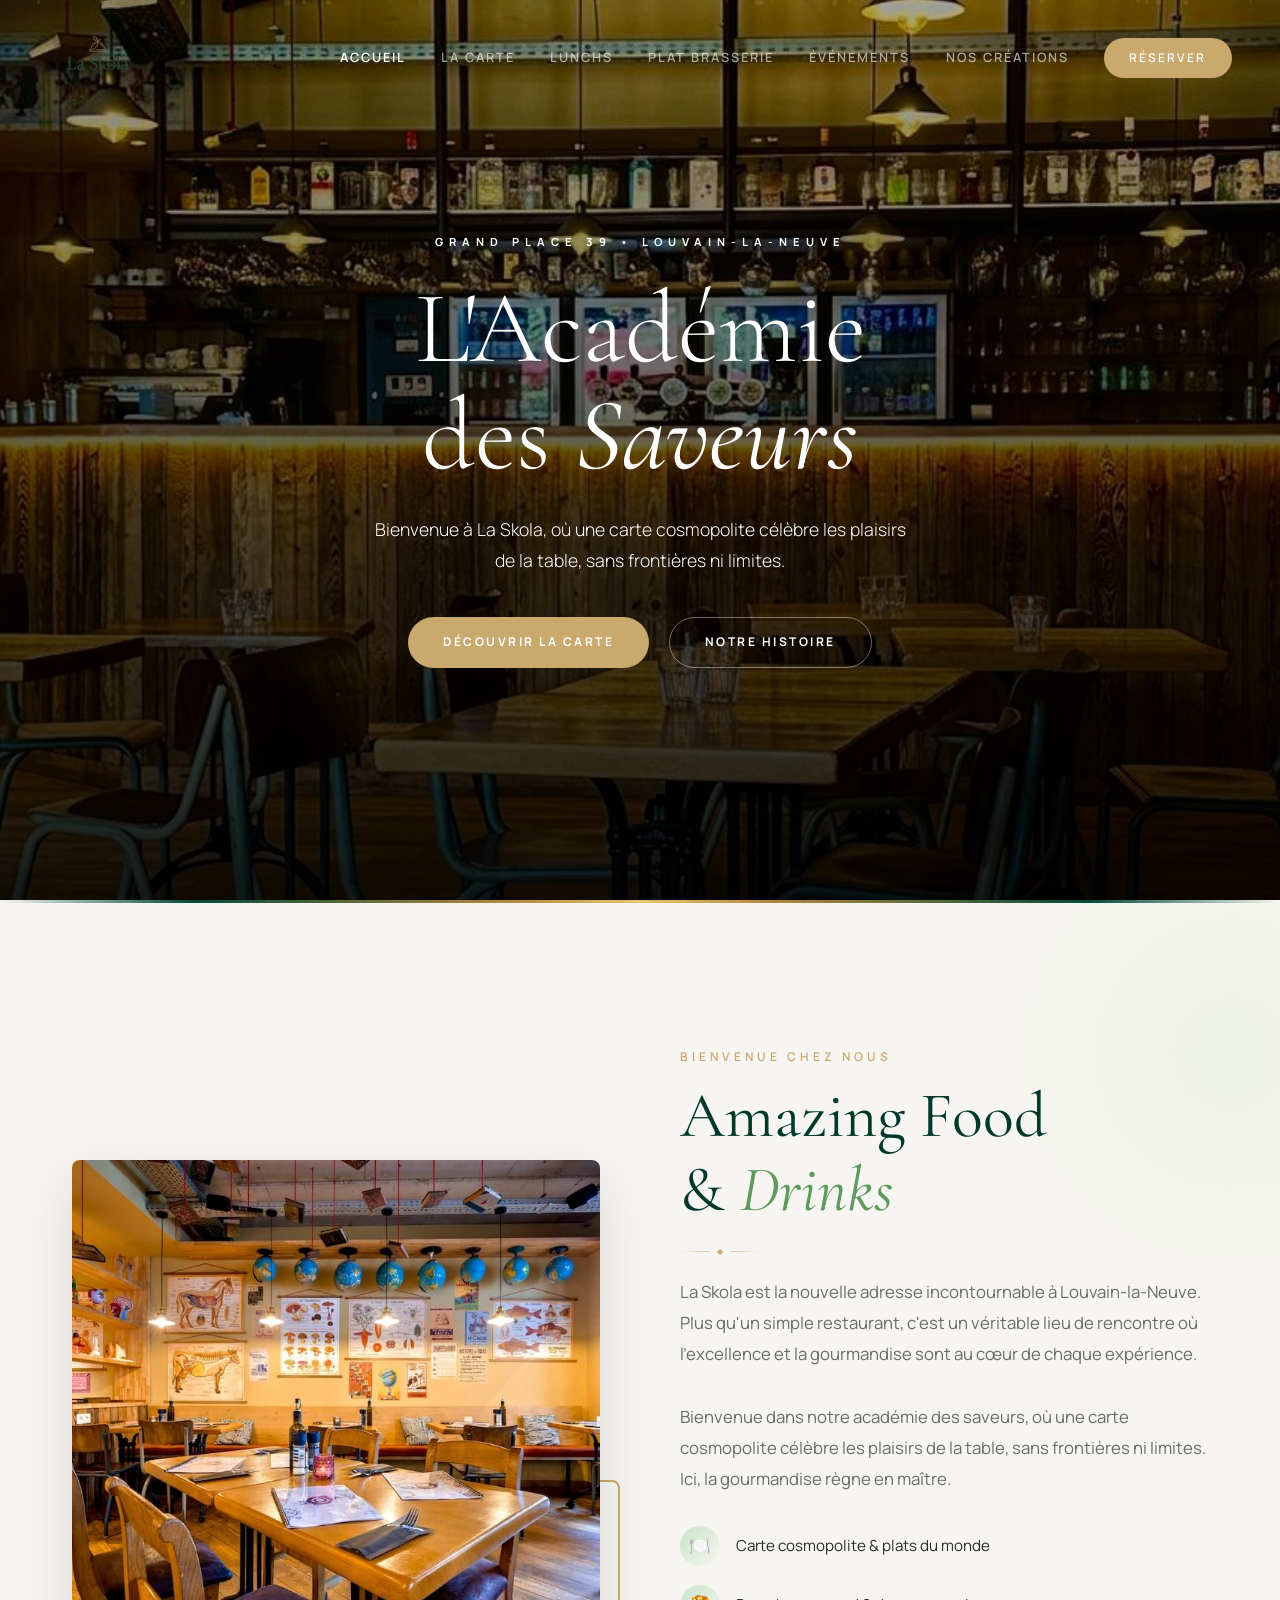
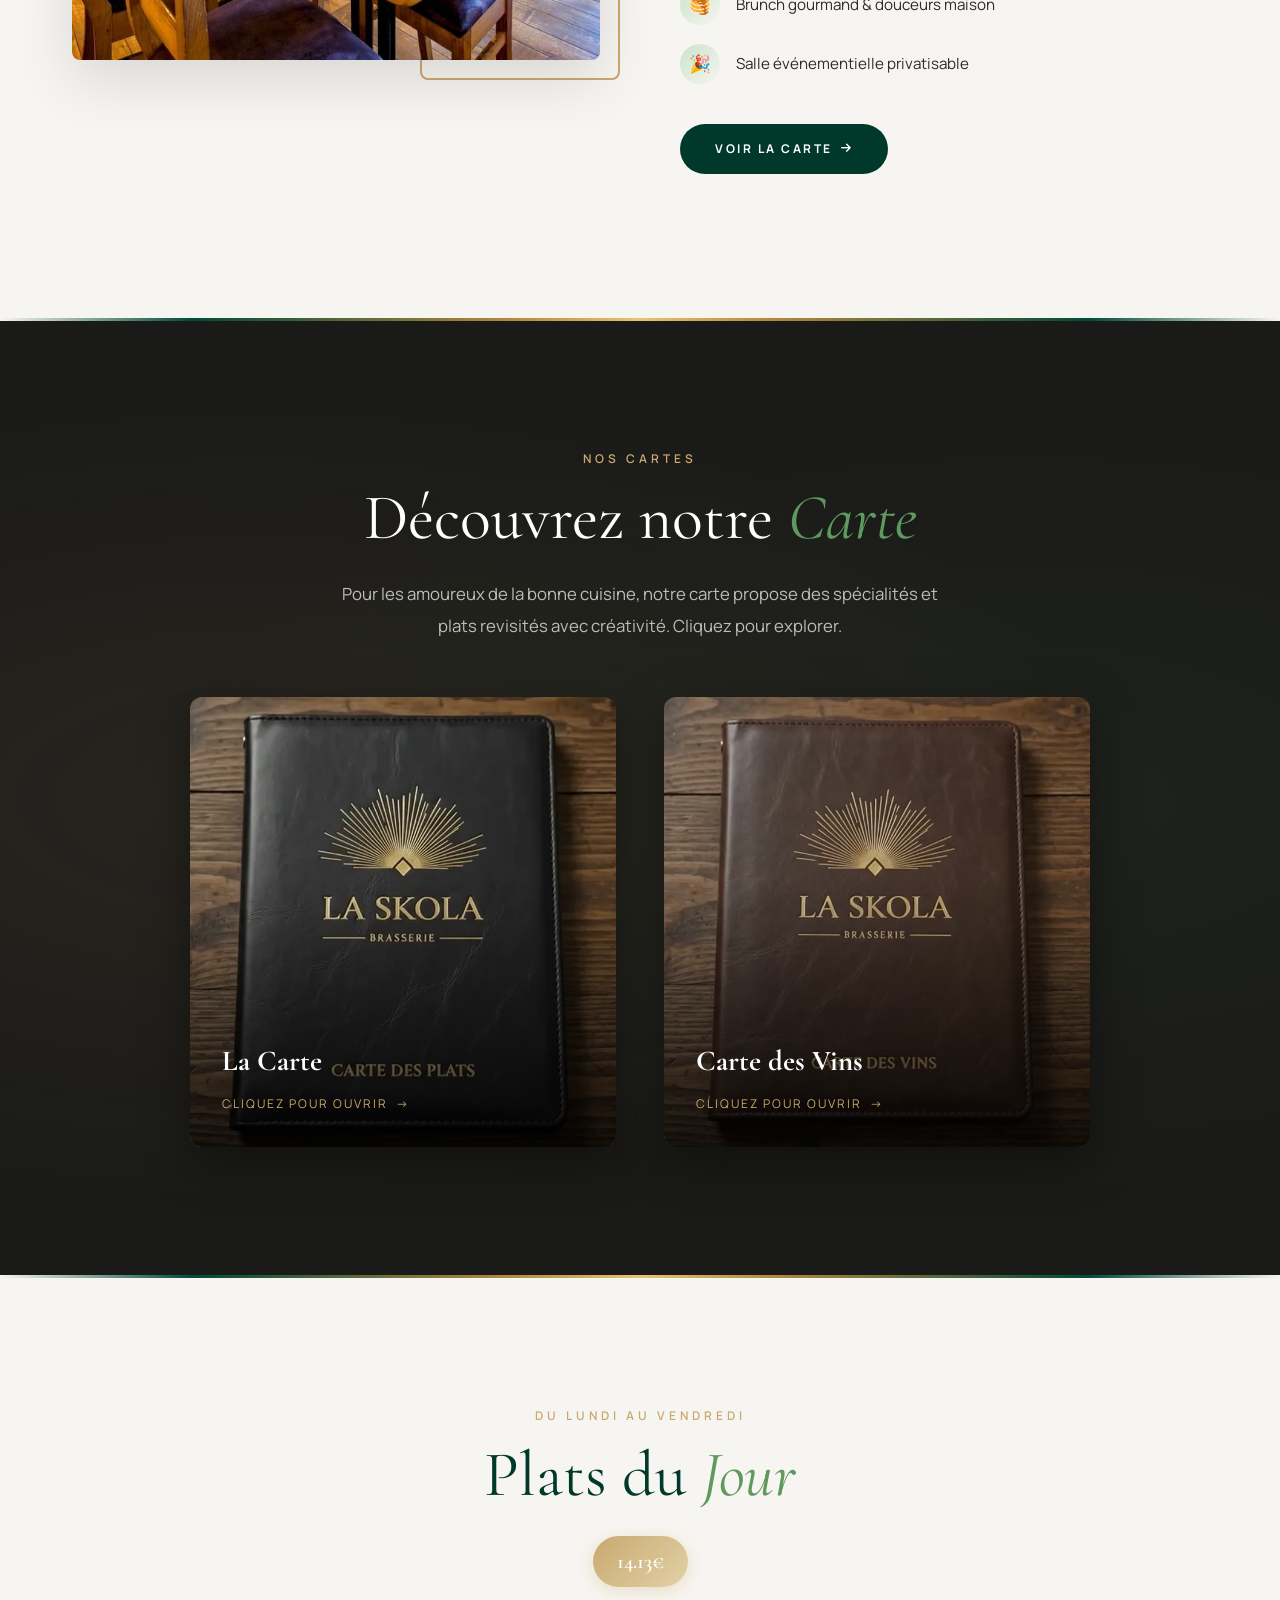
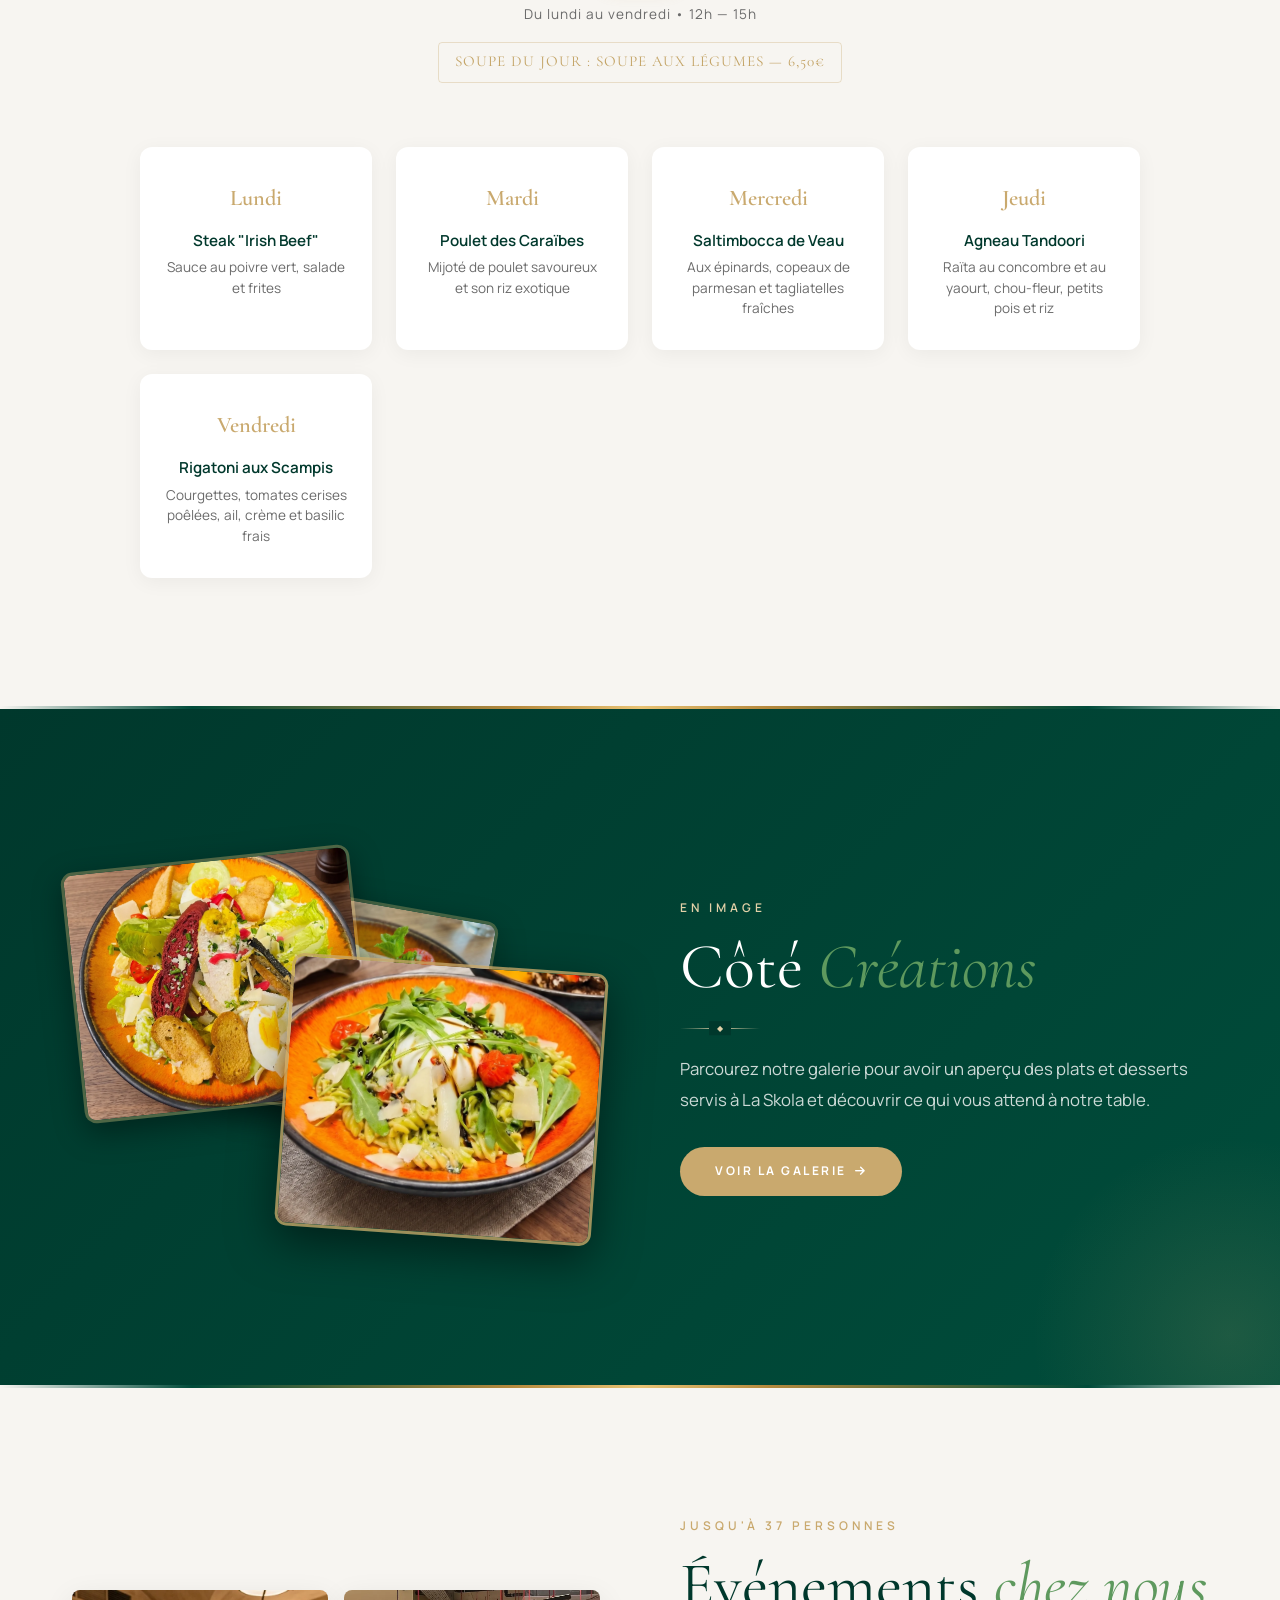
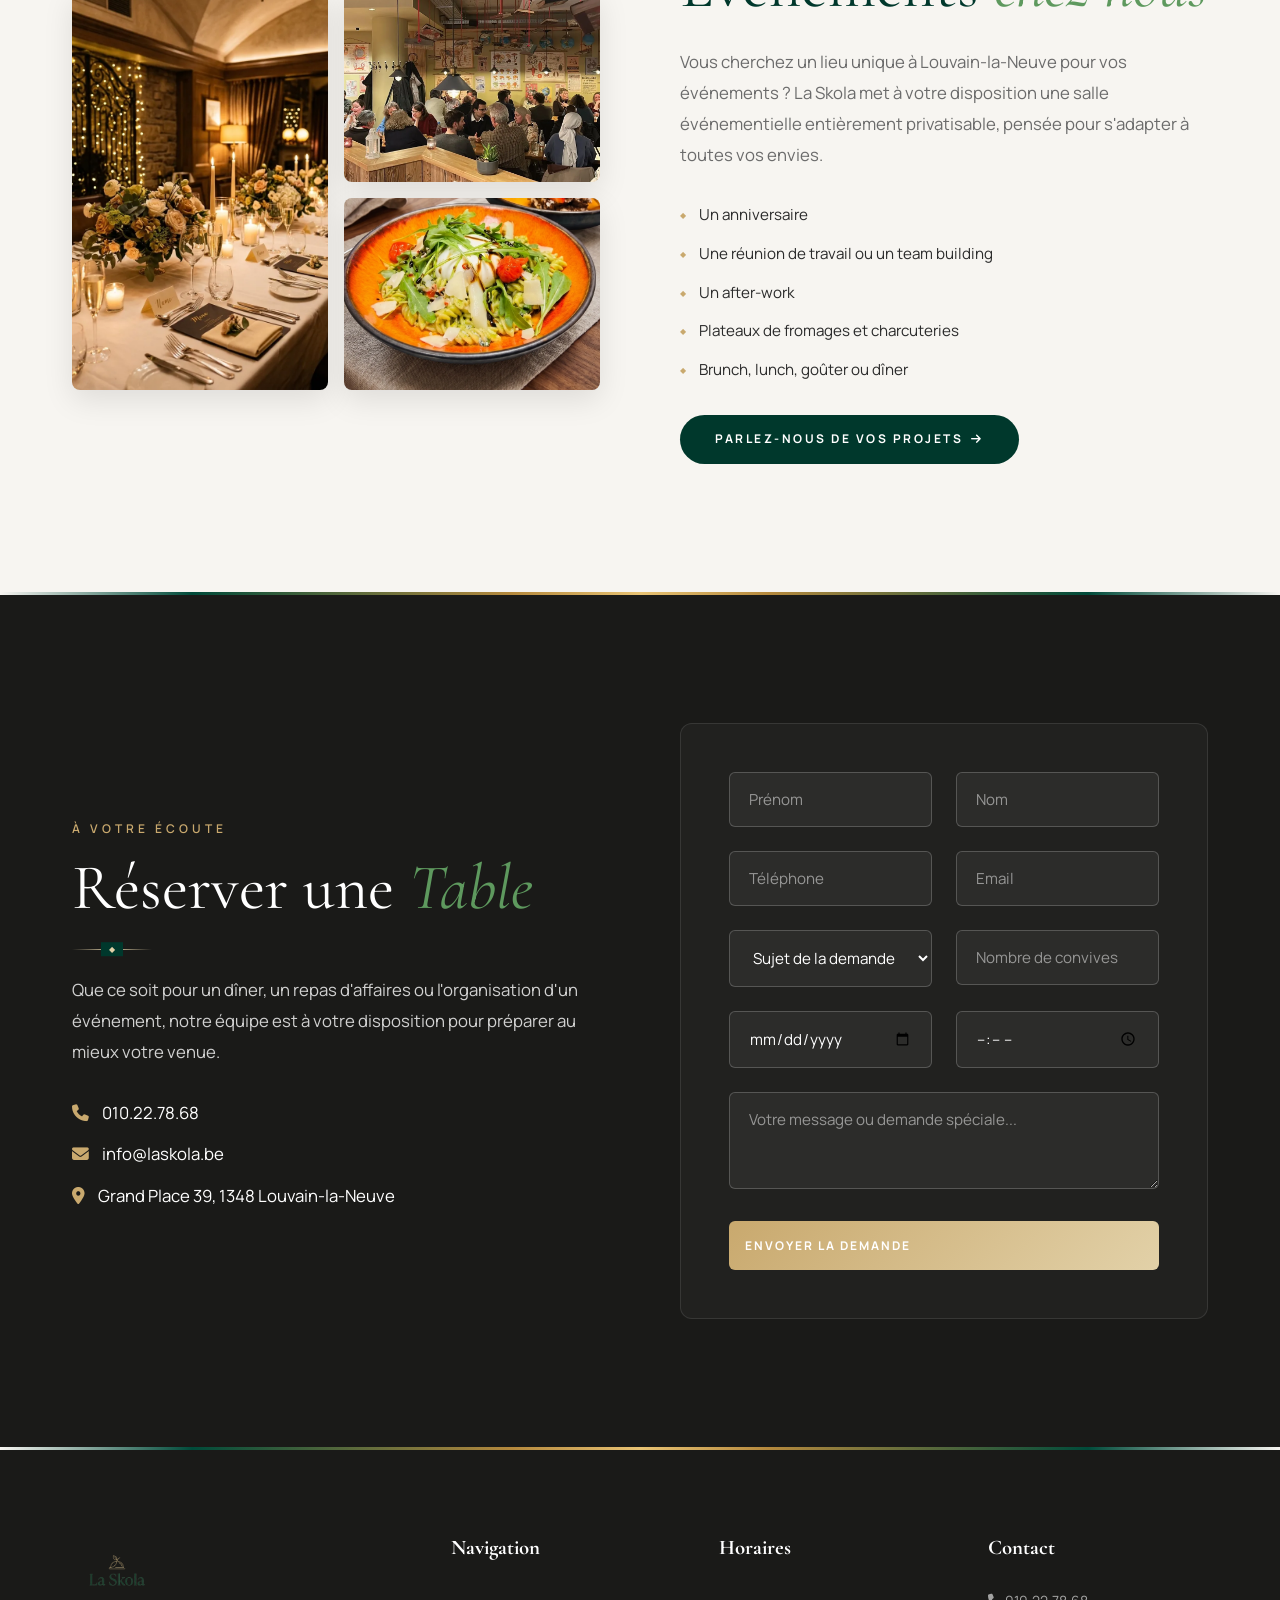
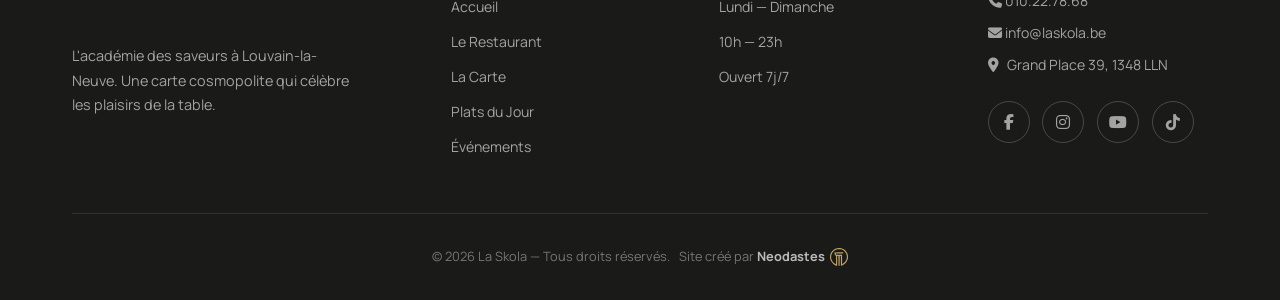
<file: index.html>
<!DOCTYPE html>
<html lang="fr">

<head>
  <meta charset="UTF-8">
  <meta name="viewport" content="width=device-width, initial-scale=1.0">
  <meta name="description"
    content="La Skola — Restaurant à Louvain-la-Neuve. Académie des saveurs, carte cosmopolite, événements privés. Grand Place 39.">
  <meta name="theme-color" content="#00382C">
  <title>La Skola — Académie des Saveurs | Louvain-la-Neuve</title>
  <link rel="stylesheet" href="style.css?v=2.7">
  <link rel="icon" href="https://laskola.be/wp-content/uploads/2025/02/cropped-TUMBNAIL-SKOLA-32x32.png">
  <!-- Font Awesome for icons -->
  <link rel="stylesheet" href="https://cdnjs.cloudflare.com/ajax/libs/font-awesome/6.5.1/css/all.min.css">
</head>

<body>

  <!-- Cursor Glow Effect -->
  <div class="cursor-glow" id="cursorGlow"></div>

  <!-- ========== NAVBAR ========== -->
  <nav class="navbar" id="navbar">
    <a href="#" class="navbar-logo">
      <img src="img/logo_base_transparent.png" alt="La Skola Logo">
    </a>
    <div class="navbar-links" id="navLinks">
      <a href="#accueil">Accueil</a>
      <a href="#menu">La Carte</a>
      <a href="#lunchs">Lunchs</a>
      <a href="#plat-phare">Plat Brasserie</a>
      <a href="#events">Événements</a>
      <a href="creations.html">Nos Créations</a>
      <a href="#contact" class="nav-cta">Réserver</a>
    </div>
    <div class="hamburger" id="hamburger">
      <span></span>
      <span></span>
      <span></span>
    </div>
  </nav>

  <!-- Mobile Menu Overlay -->
  <div class="mobile-menu" id="mobileMenu">
    <a href="#accueil">Accueil</a>
    <a href="#menu">La Carte</a>
    <a href="#lunchs">Lunchs</a>
    <a href="#plat-phare">Plat Brasserie</a>
    <a href="#events">Événements</a>
    <a href="creations.html">Nos Créations</a>
  </div>

  <!-- ========== HERO ========== -->
  <section class="hero" id="accueil">
    <div class="hero-bg"></div>
    <div class="hero-overlay"></div>
    <div class="hero-particles" id="heroParticles"></div>
    <div class="hero-content">
      <p class="hero-badge">Grand Place 39 • Louvain-la-Neuve</p>
      <h1 class="hero-title">L'Académie<br>des <em>Saveurs</em></h1>
      <p class="hero-desc">
        Bienvenue à La Skola, où une carte cosmopolite célèbre les plaisirs de la table, sans frontières ni limites.
      </p>
      <div class="hero-buttons">
        <a href="#menu" class="btn btn-primary">Découvrir la Carte</a>
        <a href="#about" class="btn btn-outline">Notre Histoire</a>
      </div>
    </div>
    </div>
  </section>

  <div class="transition-line"></div>

  <!-- ========== ABOUT ========== -->
  <section class="about" id="about" data-theme="light">
    <div class="container">
      <div class="about-grid">
        <div class="about-image-wrapper reveal-left">
          <div class="about-image">
            <img src="img/image2.jpg" alt="Intérieur chaleureux de La Skola">
          </div>
          <div class="about-image-accent"></div>
        </div>
        <div class="about-content reveal-right">
          <span class="section-subtitle">Bienvenue chez nous</span>
          <h2 class="section-title">Amazing Food<br>& <em>Drinks</em></h2>
          <div class="ornament-line"></div>
          <p class="section-text">
            La Skola est la nouvelle adresse incontournable à Louvain-la-Neuve. Plus qu'un simple restaurant, c'est un
            véritable lieu de rencontre où l'excellence et la gourmandise sont au cœur de chaque expérience.
          </p>
          <p class="section-text" style="margin-top: 1rem;">
            Bienvenue dans notre académie des saveurs, où une carte cosmopolite célèbre les plaisirs de la table, sans
            frontières ni limites. Ici, la gourmandise règne en maître.
          </p>
          <div class="about-features">
            <div class="about-feature">
              <div class="about-feature-icon">🍽️</div>
              <span>Carte cosmopolite & plats du monde</span>
            </div>
            <div class="about-feature">
              <div class="about-feature-icon">🥞</div>
              <span>Brunch gourmand & douceurs maison</span>
            </div>
            <div class="about-feature">
              <div class="about-feature-icon">🎉</div>
              <span>Salle événementielle privatisable</span>
            </div>
          </div>
          <a href="#menu" class="btn btn-dark">Voir la Carte <i class="fas fa-arrow-right"
              style="font-size:0.7rem"></i></a>
        </div>
      </div>
    </div>
  </section>

  <div class="transition-line"></div>

  <!-- ========== MENU CARD SECTION ========== -->
  <section class="menu-section" id="menu" data-theme="dark">
    <div class="container">
      <span class="section-subtitle reveal">nos cartes</span>
      <h2 class="section-title reveal" style="color:#fff;">Découvrez notre <em>Carte</em></h2>
      <p class="section-text reveal">
        Pour les amoureux de la bonne cuisine, notre carte propose des spécialités et plats revisités avec créativité.
        Cliquez pour explorer.
      </p>

      <div class="menu-cards-grid">
        <!-- Card 1: La Carte -->
        <div class="menu-card reveal-scale" data-menu="la-carte">
          <div class="menu-card-inner">
            <img src="img/cartes-plats.webp" alt="La Carte de La Skola">
            <div class="menu-card-overlay">
              <h3 class="menu-card-label">La Carte</h3>
              <span class="menu-card-hint">Cliquez pour ouvrir <span class="arrow">→</span></span>
            </div>
          </div>
        </div>
        <!-- Card 2: Carte des vins -->
        <div class="menu-card reveal-scale" data-menu="vins">
          <div class="menu-card-inner">
            <img src="img/cartes-vins.webp" alt="Carte des Vins">
            <div class="menu-card-overlay">
              <h3 class="menu-card-label">Carte des Vins</h3>
              <span class="menu-card-hint">Cliquez pour ouvrir <span class="arrow">→</span></span>
            </div>
          </div>
        </div>
      </div>
    </div>
  </section>

  <!-- Menu Modal -->
  <div class="menu-modal" id="menuModal">
    <div class="menu-modal-backdrop" id="menuModalBackdrop"></div>
    <div class="menu-modal-content">
      <button class="menu-modal-close" id="menuModalClose">✕</button>
      <div class="menu-modal-pages" id="menuModalPages">
        <!-- Pages injected by JS -->
      </div>
    </div>
  </div>

  <!-- ========== LUNCHS ========== -->
  <div class="transition-line"></div>
  <section class="lunchs" id="lunchs" data-theme="light">
    <div class="container">
      <div class="lunchs-header reveal">
        <span class="section-subtitle">du lundi au vendredi</span>
        <h2 class="section-title">Plats du <em>Jour</em></h2>
        <div class="lunchs-price">14.50€</div>
        <p class="lunchs-period">Du lundi au vendredi • 12h — 15h</p>
        <p class="lunchs-soup" style="margin-top: 1rem; font-size: 0.95rem; font-family: var(--font-heading); letter-spacing: 1px; color: #c3a365; text-transform: uppercase;">
          <span style="border: 1px solid rgba(195,163,101,0.3); padding: 0.4rem 1rem; border-radius: 4px; display: inline-block;">Soupe du jour : Soupe aux légumes — 6,50€</span>
        </p>
      </div>

      <div class="lunchs-grid">
        <div class="lunch-card reveal">
          <div class="lunch-day">Lundi</div>
          <div class="lunch-dish">Steak "Irish Beef"</div>
          <div class="lunch-desc">Sauce au poivre vert, salade et frites</div>
        </div>
        <div class="lunch-card reveal">
          <div class="lunch-day">Mardi</div>
          <div class="lunch-dish">Poulet des Caraïbes</div>
          <div class="lunch-desc">Mijoté de poulet savoureux et son riz exotique</div>
        </div>
        <div class="lunch-card reveal">
          <div class="lunch-day">Mercredi</div>
          <div class="lunch-dish">Saltimbocca de Veau</div>
          <div class="lunch-desc">Aux épinards, copeaux de parmesan et tagliatelles fraîches</div>
        </div>
        <div class="lunch-card reveal">
          <div class="lunch-day">Jeudi</div>
          <div class="lunch-dish">Agneau Tandoori</div>
          <div class="lunch-desc">Raïta au concombre et au yaourt, chou-fleur, petits pois et riz</div>
        </div>
        <div class="lunch-card reveal">
          <div class="lunch-day">Vendredi</div>
          <div class="lunch-dish">Rigatoni aux Scampis</div>
          <div class="lunch-desc">Courgettes, tomates cerises poêlées, ail, crème et basilic frais</div>
        </div>
      </div>
    </div>
  </section>

  <!-- ========== PLAT PHARE (SPOTLIGHT CREATIONS) ========== -->
  <div class="transition-line"></div>
  <section class="raclette" id="plat-phare" data-theme="green">
    <div class="container">
      <div class="raclette-grid">
        <div class="raclette-collage-container reveal-left">
          <div class="creations-collage">
            <div class="collage-item c-1">
              <img src="img/food/plat1.webp" alt="Plat La Skola">
            </div>
            <div class="collage-item c-3">
              <img src="img/food/dessert2.webp" alt="Dessert La Skola">
            </div>
            <div class="collage-item c-2">
              <img src="img/food/plat12.webp" alt="Plat La Skola">
            </div>
          </div>
        </div>
        <div class="raclette-content reveal-right">
          <span class="section-subtitle">en image</span>
          <h2 class="section-title" style="color:#fff;">Côté <em>Créations</em></h2>
          <div class="ornament-line ornament-line--light"></div>
          <p class="section-text" style="color:rgba(255,255,255,0.8);">
            Parcourez notre galerie pour avoir un aperçu des plats et desserts servis à La Skola et découvrir ce qui vous attend à notre table.
          </p>
          <a href="creations.html" class="btn btn-primary" style="margin-top: 2rem;">Voir la Galerie <i
              class="fas fa-arrow-right" style="font-size:0.7rem"></i></a>
        </div>
      </div>
    </div>
  </section>

  <!-- ========== EVENTS ========== -->
  <div class="transition-line"></div>
  <section class="events" id="events" data-theme="light">
    <div class="container">
      <div class="events-layout">
        <div class="events-images reveal-left">
          <div class="events-image-grid">
            <div class="img-wrapper">
              <img src="img/events.webp" alt="Événement La Skola">
            </div>
            <div class="img-wrapper">
              <img src="img/event.webp" alt="Salle La Skola">
            </div>
            <div class="img-wrapper">
              <img src="img/food/plat12.webp" alt="Cuisine La Skola">
            </div>
          </div>
        </div>
        <div class="events-content reveal-right">
          <span class="section-subtitle">jusqu'à 37 personnes</span>
          <h2 class="section-title">Événements <em>chez nous</em></h2>
          <p class="section-text">
            Vous cherchez un lieu unique à Louvain-la-Neuve pour vos événements ? La Skola met à votre disposition une
            salle événementielle entièrement privatisable, pensée pour s'adapter à toutes vos envies.
          </p>
          <ul class="events-list">
            <li>Un anniversaire</li>
            <li>Une réunion de travail ou un team building</li>
            <li>Un after-work</li>
            <li>Plateaux de fromages et charcuteries</li>
            <li>Brunch, lunch, goûter ou dîner</li>
          </ul>
          <a href="#contact" class="btn btn-dark">Parlez-nous de vos projets <i class="fas fa-arrow-right"
              style="font-size:0.7rem"></i></a>
        </div>
      </div>
    </div>
  </section>

  <div class="transition-line"></div>

  <!-- ========== RESERVATION / CONTACT ========== -->
  <section class="booking-section" id="contact" data-theme="dark">
    <div class="container">
      <div class="booking-layout">
        <div class="booking-info reveal-left">
          <span class="section-subtitle">À votre écoute</span>
          <h2 class="section-title" style="color:#fff;">Réserver une <em>Table</em></h2>
          <div class="ornament-line ornament-line--light"></div>
          <p class="section-text" style="color:rgba(255,255,255,0.8);">
            Que ce soit pour un dîner, un repas d'affaires ou l'organisation d'un événement, notre équipe est à votre disposition pour préparer au mieux votre venue.
          </p>
          <div class="booking-contact-details" style="margin-top: 2rem;">
            <p><i class="fas fa-phone" style="color: var(--color-gold); margin-right: 10px;"></i> 010.22.78.68</p>
            <p><i class="fas fa-envelope" style="color: var(--color-gold); margin-right: 10px;"></i> info@laskola.be</p>
            <p><i class="fas fa-map-marker-alt" style="color: var(--color-gold); margin-right: 10px;"></i> Grand Place 39, 1348 Louvain-la-Neuve</p>
          </div>
        </div>
        <div class="booking-form-wrapper reveal-right">
          <form class="booking-form" action="contact.php" method="POST">
            <div class="form-row">
              <div class="form-group">
                <input type="text" id="prenom" name="prenom" placeholder="Prénom" required>
              </div>
              <div class="form-group">
                <input type="text" id="nom" name="nom" placeholder="Nom" required>
              </div>
            </div>
            <div class="form-row">
              <div class="form-group">
                <input type="tel" id="telephone" name="telephone" placeholder="Téléphone" required>
              </div>
              <div class="form-group">
                <input type="email" id="email" name="email" placeholder="Email" required>
              </div>
            </div>
            <div class="form-row">
              <div class="form-group">
                <select id="sujet" name="sujet" required>
                  <option value="" disabled selected>Sujet de la demande</option>
                  <option value="reservation">Réservation de table</option>
                  <option value="evenement">Événement privé / Projet</option>
                  <option value="autre">Autre question</option>
                </select>
              </div>
              <div class="form-group">
                <input type="number" id="convives" name="convives" placeholder="Nombre de convives" min="1" max="100">
              </div>
            </div>
            <div class="form-row">
              <div class="form-group">
                <input type="date" id="date" name="date">
              </div>
              <div class="form-group">
                <input type="time" id="heure" name="heure">
              </div>
            </div>
            <div class="form-group">
              <textarea id="message" name="message" rows="3" placeholder="Votre message ou demande spéciale..." required></textarea>
            </div>
            <button type="submit" class="btn btn-gold w-100" style="width: 100%; border: none; cursor: pointer;">Envoyer la demande</button>
          </form>
        </div>
      </div>
    </div>
  </section>

  <div class="transition-line"></div>

  <!-- ========== FOOTER ========== -->
  <footer class="footer">
    <div class="container">
      <div class="footer-grid">
        <div class="footer-brand">
          <img src="img/logo_base_transparent.png" alt="La Skola">
          <p>L'académie des saveurs à Louvain-la-Neuve. Une carte cosmopolite qui célèbre les plaisirs de la table.</p>
        </div>
        <div class="footer-col">
          <h4 class="footer-title">Navigation</h4>
          <div class="footer-links">
            <a href="#accueil">Accueil</a>
            <a href="#about">Le Restaurant</a>
            <a href="#menu">La Carte</a>
            <a href="#lunchs">Plats du Jour</a>
            <a href="#events">Événements</a>
          </div>
        </div>
        <div class="footer-col">
          <h4 class="footer-title">Horaires</h4>
          <div class="footer-links">
            <a href="javascript:void(0)">Lundi — Dimanche</a>
            <a href="javascript:void(0)">10h — 23h</a>
            <a href="javascript:void(0)">Ouvert 7j/7</a>
          </div>
        </div>
        <div class="footer-col">
          <h4 class="footer-title">Contact</h4>
          <div class="footer-contact">
            <p><a href="tel:010227868"><i class="fas fa-phone"></i> 010.22.78.68</a></p>
            <p><a href="mailto:info@laskola.be"><i class="fas fa-envelope"></i> info@laskola.be</a></p>
            <p><i class="fas fa-map-marker-alt"></i> Grand Place 39, 1348 LLN</p>
          </div>
          <div class="footer-social">
            <a href="https://www.facebook.com/profile.php?id=61573690755378" target="_blank" aria-label="Facebook"><i
                class="fab fa-facebook-f"></i></a>
            <a href="https://www.instagram.com/la_skola/" target="_blank" aria-label="Instagram"><i
                class="fab fa-instagram"></i></a>
            <a href="https://www.youtube.com/@LASKOLA-LLN" target="_blank" aria-label="YouTube"><i
                class="fab fa-youtube"></i></a>
            <a href="https://www.tiktok.com/@la.skola?_t=ZN-8uYJvp5oews&_r=1" target="_blank" aria-label="TikTok"><i
                class="fab fa-tiktok"></i></a>
          </div>
        </div>
      </div>
      <div class="footer-bottom">
        <p>&copy; 2026 La Skola — Tous droits réservés. <span class="neodastes-link">Site créé par <a href="https://neodastes.com/" target="_blank"><strong>Neodastes</strong><img src="img/logo_svg.svg" alt="Neodastes Logo" class="neodastes-logo"></a></span></p>
      </div>
    </div>
  </footer>

  <script src="script.js?v=2.7"></script>
</body>

</html>
</file>
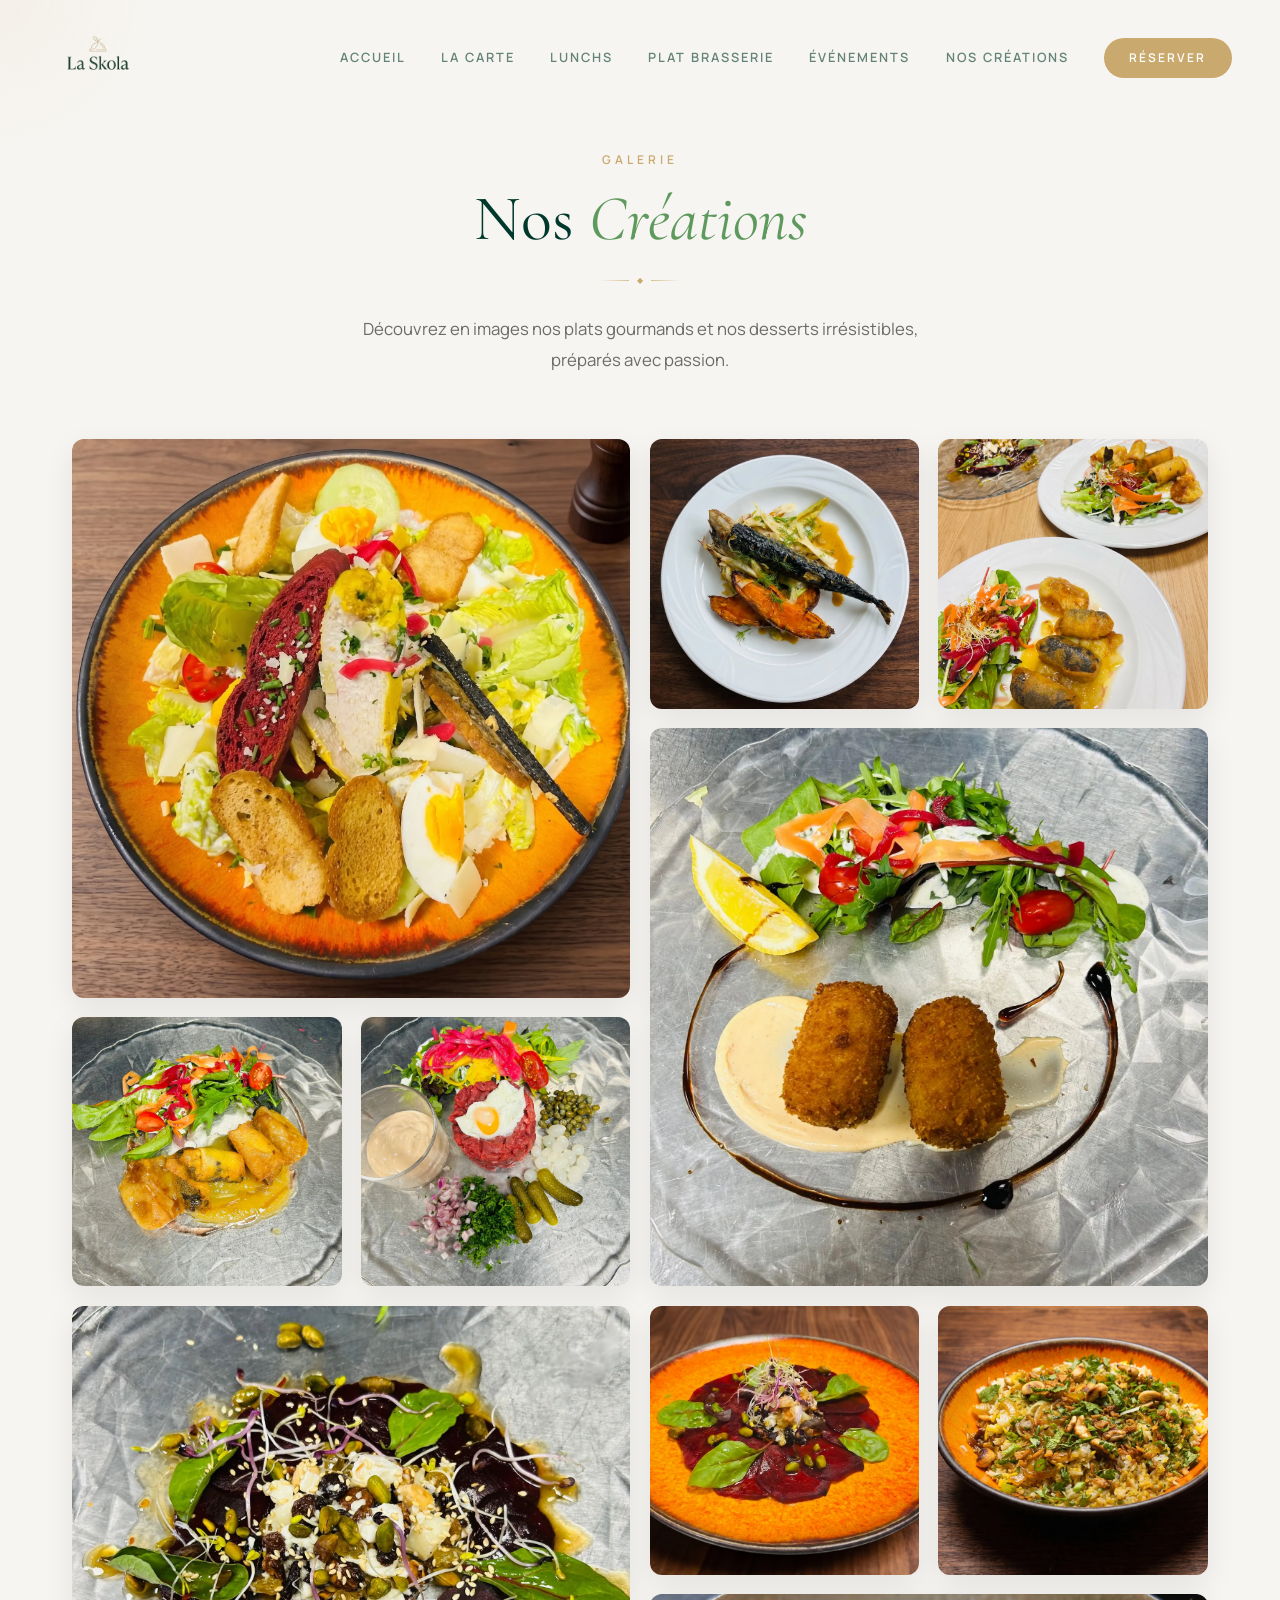
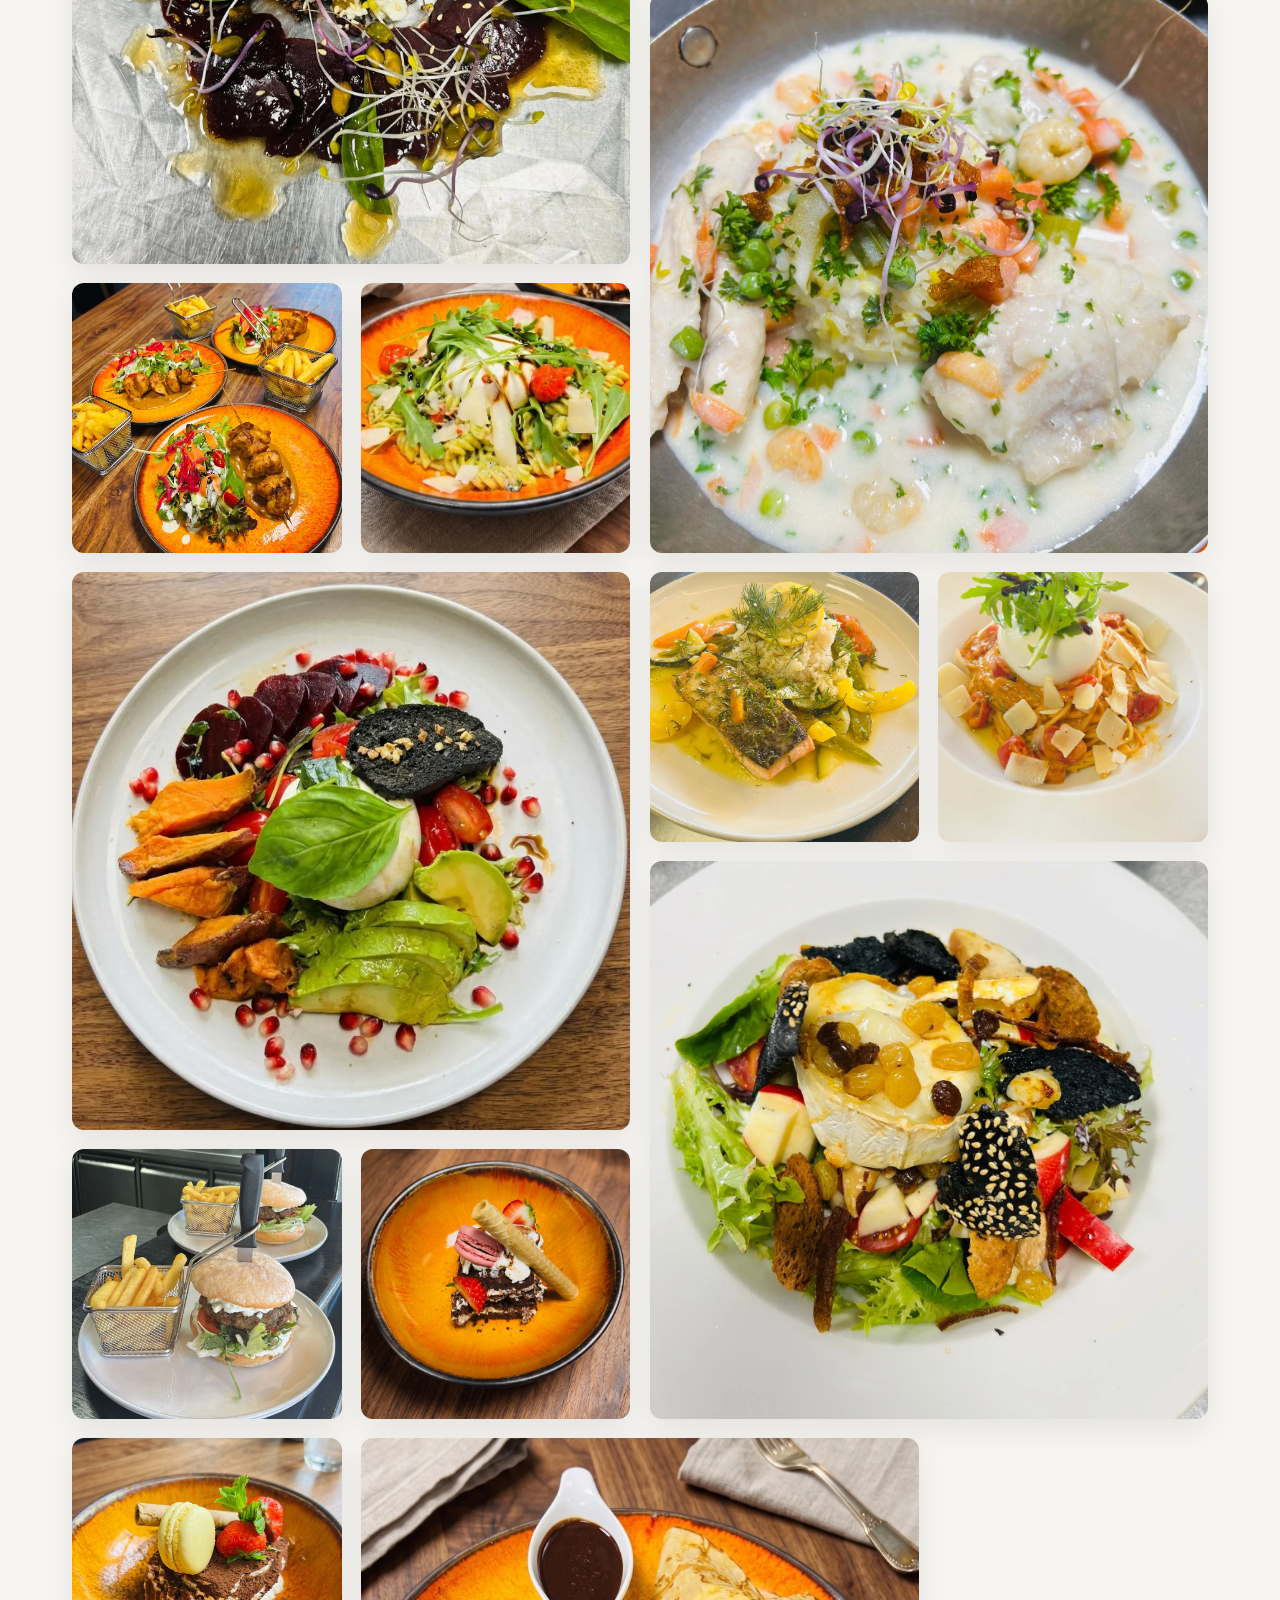
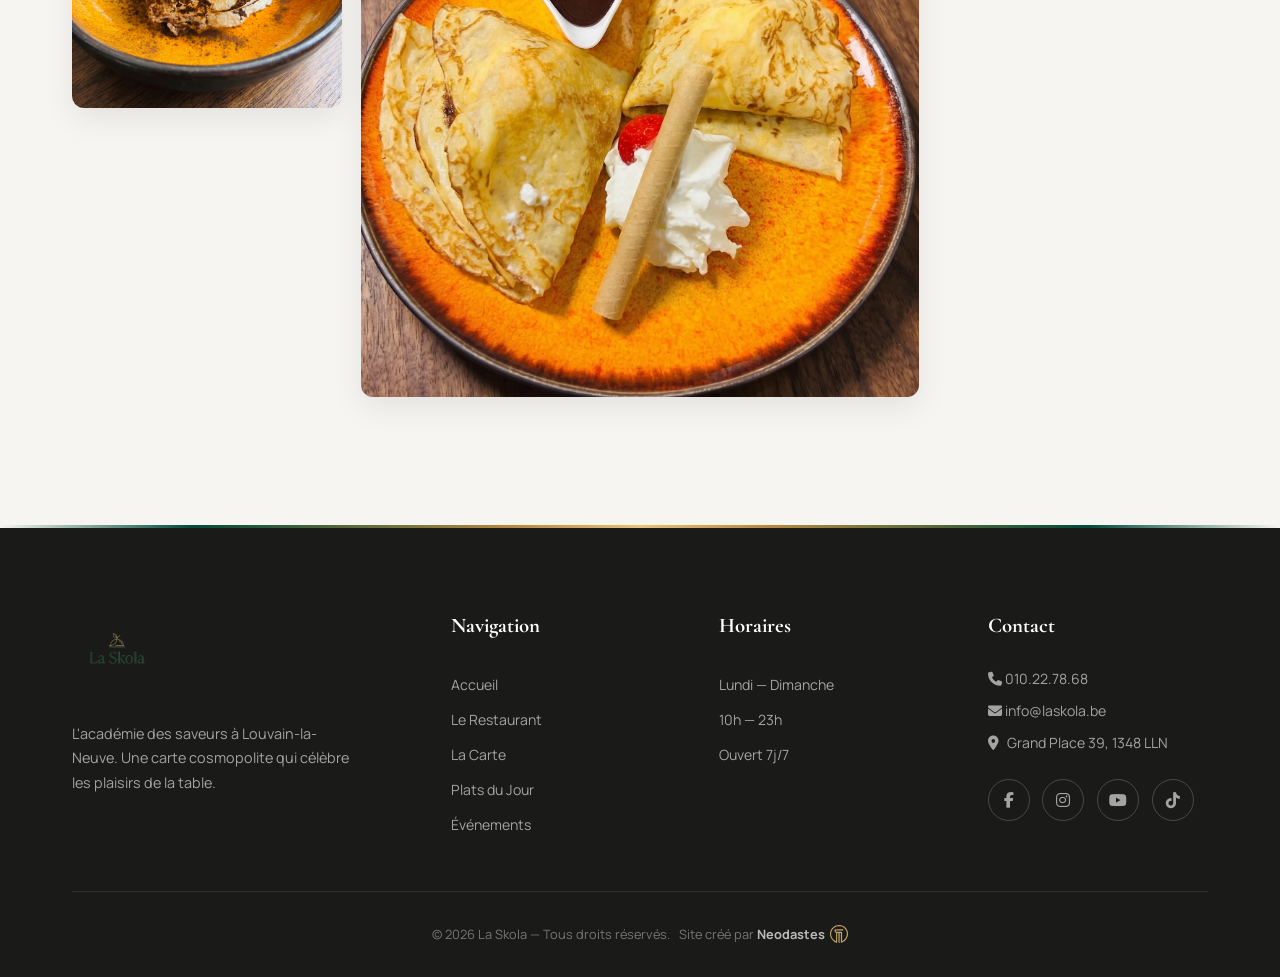
<file: creations.html>
<!DOCTYPE html>
<html lang="fr">

<head>
  <meta charset="UTF-8">
  <meta name="viewport" content="width=device-width, initial-scale=1.0">
  <meta name="description"
    content="La Skola — Nos Créations. Découvrez notre galerie de plats et de desserts.">
  <meta name="theme-color" content="#00382C">
  <title>Nos Créations — La Skola</title>
  <link rel="stylesheet" href="style.css?v=2.7">
  <link rel="icon" href="https://laskola.be/wp-content/uploads/2025/02/cropped-TUMBNAIL-SKOLA-32x32.png">
  <link rel="stylesheet" href="https://cdnjs.cloudflare.com/ajax/libs/font-awesome/6.5.1/css/all.min.css">
</head>

<body>

  <div class="cursor-glow" id="cursorGlow"></div>

  <!-- ========== NAVBAR ========== -->
  <nav class="navbar theme-inverse" id="navbar">
    <a href="index.html" class="navbar-logo">
      <img src="img/logo_base_transparent.png" alt="La Skola Logo">
    </a>
    <div class="navbar-links" id="navLinks">
      <a href="index.html#accueil">Accueil</a>
      <a href="index.html#menu">La Carte</a>
      <a href="index.html#lunchs">Lunchs</a>
      <a href="index.html#plat-phare">Plat Brasserie</a>
      <a href="index.html#events">Événements</a>
      <a href="creations.html">Nos Créations</a>
      <a href="index.html#contact" class="nav-cta">Réserver</a>
    </div>
    <div class="hamburger" id="hamburger">
      <span></span>
      <span></span>
      <span></span>
    </div>
  </nav>

  <!-- Mobile Menu Overlay -->
  <div class="mobile-menu" id="mobileMenu">
    <a href="index.html#accueil">Accueil</a>
    <a href="index.html#menu">La Carte</a>
    <a href="index.html#lunchs">Lunchs</a>
    <a href="index.html#plat-phare">Plat Brasserie</a>
    <a href="index.html#events">Événements</a>
    <a href="creations.html">Nos Créations</a>
  </div>

  <!-- ========== GALLERY ========== -->
  <section class="gallery-section" data-theme="light" style="padding-top: 150px;">
    <div class="container">
      <div class="section-header reveal">
        <span class="section-subtitle">Galerie</span>
        <h2 class="section-title">Nos <em>Créations</em></h2>
        <div class="ornament-line" style="margin: 0 auto 2rem;"></div>
        <p class="section-text" style="margin: 0 auto;">Découvrez en images nos plats gourmands et nos desserts irrésistibles, préparés avec passion.</p>
      </div>

      <div class="gallery-grid">
        <!-- PLATS -->
        <div class="gallery-item reveal-scale large">
          <img src="img/food/plat1.webp" alt="Plat 1">
        </div>
        <div class="gallery-item reveal-scale">
          <img src="img/food/plat2.webp" alt="Plat 2">
        </div>
        <div class="gallery-item reveal-scale">
          <img src="img/food/plat3.webp" alt="Plat 3">
        </div>
        <div class="gallery-item reveal-scale large">
          <img src="img/food/plat4.webp" alt="Plat 4">
        </div>
        <div class="gallery-item reveal-scale">
          <img src="img/food/plat5.webp" alt="Plat 5">
        </div>
        <div class="gallery-item reveal-scale">
          <img src="img/food/plat6.webp" alt="Plat 6">
        </div>
        <div class="gallery-item reveal-scale large">
          <img src="img/food/plat7.webp" alt="Plat 7">
        </div>
        <div class="gallery-item reveal-scale">
          <img src="img/food/plat8.webp" alt="Plat 8">
        </div>
        <div class="gallery-item reveal-scale">
          <img src="img/food/plat9.webp" alt="Plat 9">
        </div>
        <div class="gallery-item reveal-scale large">
          <img src="img/food/plat10.jpeg" alt="Plat 10">
        </div>
        <div class="gallery-item reveal-scale">
          <img src="img/food/plat11.webp" alt="Plat 11">
        </div>
        <div class="gallery-item reveal-scale">
          <img src="img/food/plat12.webp" alt="Plat 12">
        </div>
        <div class="gallery-item reveal-scale large">
          <img src="img/food/plat13.webp" alt="Plat 13">
        </div>
        <div class="gallery-item reveal-scale">
          <img src="img/food/plat14.webp" alt="Plat 14">
        </div>
        <div class="gallery-item reveal-scale">
          <img src="img/food/plat15.webp" alt="Plat 15">
        </div>
        <div class="gallery-item reveal-scale large">
          <img src="img/food/plat16.webp" alt="Plat 16">
        </div>
        <div class="gallery-item reveal-scale">
          <img src="img/food/plat17.webp" alt="Plat 17">
        </div>

        <!-- DESSERTS -->
        <div class="gallery-item reveal-scale">
          <img src="img/food/dessert1.webp" alt="Dessert 1">
        </div>
        <div class="gallery-item reveal-scale">
          <img src="img/food/dessert2.webp" alt="Dessert 2">
        </div>
        <div class="gallery-item reveal-scale large">
          <img src="img/food/dessert3.webp" alt="Dessert 3">
        </div>
      </div>
    </div>
  </section>

  <div class="transition-line"></div>

  <!-- ========== FOOTER ========== -->
  <footer class="footer" id="contact">
    <div class="container">
      <div class="footer-grid">
        <div class="footer-brand">
          <img src="img/logo_base_transparent.png" alt="La Skola">
          <p>L'académie des saveurs à Louvain-la-Neuve. Une carte cosmopolite qui célèbre les plaisirs de la table.</p>
        </div>
        <div class="footer-col">
          <h4 class="footer-title">Navigation</h4>
          <div class="footer-links">
            <a href="index.html#accueil">Accueil</a>
            <a href="index.html#about">Le Restaurant</a>
            <a href="index.html#menu">La Carte</a>
            <a href="index.html#lunchs">Plats du Jour</a>
            <a href="index.html#events">Événements</a>
          </div>
        </div>
        <div class="footer-col">
          <h4 class="footer-title">Horaires</h4>
          <div class="footer-links">
            <a href="javascript:void(0)">Lundi — Dimanche</a>
            <a href="javascript:void(0)">10h — 23h</a>
            <a href="javascript:void(0)">Ouvert 7j/7</a>
          </div>
        </div>
        <div class="footer-col">
          <h4 class="footer-title">Contact</h4>
          <div class="footer-contact">
            <p><a href="tel:010227868"><i class="fas fa-phone"></i> 010.22.78.68</a></p>
            <p><a href="mailto:info@laskola.be"><i class="fas fa-envelope"></i> info@laskola.be</a></p>
            <p><i class="fas fa-map-marker-alt"></i> Grand Place 39, 1348 LLN</p>
          </div>
          <div class="footer-social">
            <a href="https://www.facebook.com/profile.php?id=61573690755378" target="_blank" aria-label="Facebook"><i
                class="fab fa-facebook-f"></i></a>
            <a href="https://www.instagram.com/la_skola/" target="_blank" aria-label="Instagram"><i
                class="fab fa-instagram"></i></a>
            <a href="https://www.youtube.com/@LASKOLA-LLN" target="_blank" aria-label="YouTube"><i
                class="fab fa-youtube"></i></a>
            <a href="https://www.tiktok.com/@la.skola?_t=ZN-8uYJvp5oews&_r=1" target="_blank" aria-label="TikTok"><i
                class="fab fa-tiktok"></i></a>
          </div>
        </div>
      </div>
      <div class="footer-bottom">
        <p>&copy; 2026 La Skola — Tous droits réservés. <span class="neodastes-link">Site créé par <a href="https://neodastes.com/" target="_blank"><strong>Neodastes</strong><img src="img/logo_svg.svg" alt="Neodastes Logo" class="neodastes-logo"></a></span></p>
      </div>
    </div>
  </footer>

  <script src="script.js?v=2.7"></script>
</body>

</html>
</file>
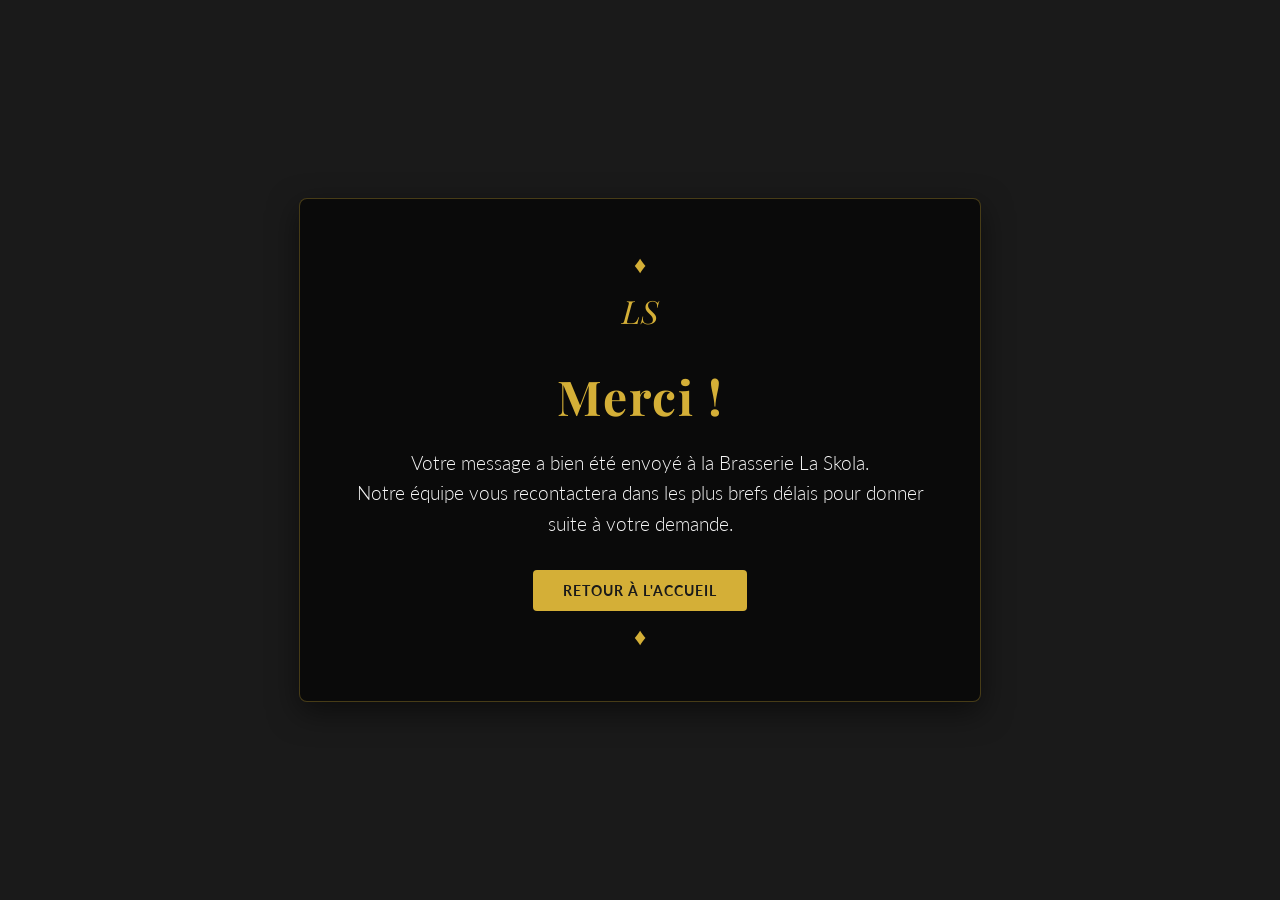
<file: merci.html>
<!DOCTYPE html>
<html lang="fr">
<head>
    <meta charset="UTF-8">
    <meta name="viewport" content="width=device-width, initial-scale=1.0">
    <title>Merci - Brasserie La Skola</title>
    <!-- Google Fonts pour un style élégant (DA de La Skola) -->
    <link rel="preconnect" href="https://fonts.googleapis.com">
    <link rel="preconnect" href="https://fonts.gstatic.com" crossorigin>
    <link href="https://fonts.googleapis.com/css2?family=Playfair+Display:ital,wght@0,400;0,700;1,400&family=Lato:wght@300;400&display=swap" rel="stylesheet">
    <style>
        :root {
            --primary-color: #d4af37; /* Or / Gold */
            --bg-color: #1a1a1a; /* Noir charbon profond */
            --text-color: #f5f5f5; /* Blanc cassé pour la lisibilité */
            --font-title: 'Playfair Display', serif;
            --font-text: 'Lato', sans-serif;
        }

        body {
            margin: 0;
            padding: 0;
            background-color: var(--bg-color);
            color: var(--text-color);
            font-family: var(--font-text);
            display: flex;
            align-items: center;
            justify-content: center;
            height: 100vh;
            text-align: center;
        }

        .thank-you-container {
            max-width: 600px;
            padding: 40px;
            border: 1px solid rgba(212, 175, 55, 0.3);
            background: rgba(0, 0, 0, 0.6);
            border-radius: 8px;
            box-shadow: 0 10px 30px rgba(0,0,0,0.5);
            position: relative;
        }

        /* Ornement subtil en haut et en bas */
        .thank-you-container::before,
        .thank-you-container::after {
            content: '♦';
            color: var(--primary-color);
            font-size: 24px;
            display: block;
            margin: 10px 0;
        }

        h1 {
            font-family: var(--font-title);
            color: var(--primary-color);
            font-size: 3rem;
            margin-bottom: 10px;
            letter-spacing: 2px;
        }

        p {
            font-size: 1.2rem;
            line-height: 1.6;
            margin-bottom: 30px;
            font-weight: 300;
        }

        .btn-home {
            display: inline-block;
            padding: 12px 30px;
            font-family: var(--font-text);
            text-transform: uppercase;
            letter-spacing: 1px;
            font-size: 0.9rem;
            color: var(--bg-color);
            background-color: var(--primary-color);
            text-decoration: none;
            border-radius: 4px;
            transition: all 0.3s ease;
            font-weight: bold;
        }

        .btn-home:hover {
            background-color: #b5952f;
            transform: translateY(-2px);
            box-shadow: 0 4px 15px rgba(212, 175, 55, 0.4);
        }

        .logo-placeholder {
            font-family: var(--font-title);
            font-size: 2rem;
            color: var(--primary-color);
            margin-bottom: 20px;
            font-style: italic;
        }
    </style>
</head>
<body>

    <div class="thank-you-container">
        <div class="logo-placeholder">LS</div>
        <h1>Merci !</h1>
        <p>Votre message a bien été envoyé à la Brasserie La Skola.<br>Notre équipe vous recontactera dans les plus brefs délais pour donner suite à votre demande.</p>
        <a href="index.html" class="btn-home">Retour à l'accueil</a>
    </div>

</body>
</html>
</file>
<file: style.css>
/* ============================================
   LA SKOLA — Premium Restaurant Demo
   Inspired by Diodona.it aesthetic
   ============================================ */

/* --- Google Fonts Import --- */
@import url('https://fonts.googleapis.com/css2?family=Cormorant+Garamond:ital,wght@0,300;0,400;0,500;0,600;0,700;1,300;1,400;1,500;1,600;1,700&family=Manrope:wght@200;300;400;500;600;700;800&display=swap');

/* --- CSS Variables --- */
:root {
  --color-bg: #F7F5F1;
  --color-bg-dark: #1a1a18;
  --color-bg-cream: #EDE8E0;
  --color-primary: #00382C;
  --color-green: #5E995E;
  --color-green-light: #C8E4C8;
  --color-gold: #C9A96E;
  --color-gold-light: #E2D1A8;
  --color-text: #2B2B2B;
  --color-text-light: #6B6B6B;
  --color-white: #FFFFFF;
  --font-heading: 'Cormorant Garamond', Georgia, serif;
  --font-body: 'Manrope', 'Helvetica Neue', sans-serif;
  --transition-smooth: cubic-bezier(0.25, 0.46, 0.45, 0.94);
  --transition-bounce: cubic-bezier(0.68, -0.55, 0.265, 1.55);

  /* Transition & Divider Variables */
  --color-primary-dim: rgba(184, 140, 61, 0.45);  /* Rich gold with 45% opacity for solid visibility */
  --color-accent: #B88C3D;                        /* Deep, warm, saturated gold (high contrast on light/dark) */
}

/* --- Reset & Base --- */
*, *::before, *::after { box-sizing: border-box; margin: 0; padding: 0; }

html {
  scroll-behavior: smooth;
  font-size: 16px;
  overflow-x: hidden;
}

body {
  font-family: var(--font-body);
  background-color: var(--color-bg);
  color: var(--color-text);
  line-height: 1.7;
  overflow-x: hidden;
  -webkit-font-smoothing: antialiased;
  -moz-osx-font-smoothing: grayscale;
}

a { text-decoration: none; color: inherit; transition: color 0.3s ease; }
img { max-width: 100%; height: auto; display: block; }
ul { list-style: none; }
button { cursor: pointer; border: none; background: none; font-family: inherit; }

.container {
  max-width: 1200px;
  margin: 0 auto;
  padding: 0 2rem;
}

/* --- Section Titles (Diodona style) --- */
.section-subtitle {
  font-family: var(--font-body);
  font-size: 0.75rem;
  font-weight: 600;
  letter-spacing: 4px;
  text-transform: uppercase;
  color: var(--color-gold);
  margin-bottom: 0.75rem;
  display: block;
}

.section-title {
  font-family: var(--font-heading);
  font-size: clamp(2.2rem, 5vw, 4rem);
  font-weight: 400;
  color: var(--color-primary);
  line-height: 1.15;
  margin-bottom: 1.5rem;
}

.section-title em {
  font-style: italic;
  color: var(--color-green);
}

/* CSS Ornament Line (replaces broken ornament.webp) */
.ornament-line {
  width: 80px;
  height: 1px;
  background: linear-gradient(90deg, transparent, var(--color-gold), transparent);
  margin: 0 0 1.5rem;
  position: relative;
}
.ornament-line::before {
  content: '◆';
  position: absolute;
  top: 50%;
  left: 50%;
  transform: translate(-50%, -50%);
  font-size: 0.5rem;
  color: var(--color-gold);
  background: var(--color-bg);
  padding: 0 0.5rem;
}
.ornament-line--light::before {
  background: var(--color-primary);
  color: var(--color-gold-light);
}
.ornament-line--light {
  background: linear-gradient(90deg, transparent, var(--color-gold-light), transparent);
}

.section-text {
  font-size: 1.05rem;
  line-height: 1.85;
  color: var(--color-text-light);
  max-width: 600px;
}

/* --- Scroll Reveal Animations --- */
.reveal {
  opacity: 0;
  transform: translateY(30px);
  transition: opacity 0.6s var(--transition-smooth), transform 0.6s var(--transition-smooth);
}
.reveal.visible {
  opacity: 1;
  transform: translateY(0);
}
.reveal-left {
  opacity: 0;
  transform: translateX(-40px);
  transition: opacity 0.6s var(--transition-smooth), transform 0.6s var(--transition-smooth);
}
.reveal-left.visible {
  opacity: 1;
  transform: translateX(0);
}
.reveal-right {
  opacity: 0;
  transform: translateX(40px);
  transition: opacity 0.6s var(--transition-smooth), transform 0.6s var(--transition-smooth);
}
.reveal-right.visible {
  opacity: 1;
  transform: translateX(0);
}
.reveal-scale {
  opacity: 0;
  transform: scale(0.92);
  transition: opacity 0.6s var(--transition-smooth), transform 0.6s var(--transition-smooth);
}
.reveal-scale.visible {
  opacity: 1;
  transform: scale(1);
}

/* --- NAVBAR --- */
.navbar {
  position: fixed;
  top: 0;
  left: 0;
  width: 100%;
  z-index: 1000;
  padding: 0.5rem 3rem;
  display: flex;
  align-items: center;
  justify-content: space-between;
  transition: background 0.8s ease, padding 0.4s ease, box-shadow 0.4s ease, transform 0.4s ease;
}
.navbar.scrolled {
  padding: 0.2rem 3rem;
  box-shadow: 0 2px 30px rgba(0,0,0,0.08);
  backdrop-filter: blur(12px);
}
.navbar.navbar-hidden {
  transform: translateY(-100%);
}
/* Navbar theme transitions */
.navbar.scrolled.theme-light {
  background: rgba(247, 245, 241, 0.97);
}
.navbar.scrolled.theme-light .navbar-links a { color: var(--color-primary); }
.navbar.scrolled.theme-light .hamburger span { background: var(--color-primary); }

.navbar.scrolled.theme-dark {
  background: rgba(26, 26, 24, 0.97);
}
.navbar.scrolled.theme-dark .navbar-links a { color: rgba(255,255,255,0.85); }
.navbar.scrolled.theme-dark .hamburger span { background: var(--color-white); }

/* Theme inverse for white pages when NOT scrolled */
.navbar.theme-inverse .navbar-links a { color: var(--color-primary); }
.navbar.theme-inverse .hamburger span { background: var(--color-primary); }
.navbar.theme-inverse.scrolled .navbar-links a { color: var(--color-primary); }
.navbar.theme-inverse.scrolled .hamburger span { background: var(--color-primary); }

.navbar.scrolled.theme-green {
  background: rgba(0, 56, 44, 0.97);
}
.navbar.scrolled.theme-green .navbar-links a { color: rgba(255,255,255,0.85); }
.navbar.scrolled.theme-green .hamburger span { background: var(--color-white); }
.navbar-logo {
  display: flex;
  align-items: center;
}
.navbar-logo img {
  height: 100px;
  width: auto;
  transition: height 0.4s ease;
}
.navbar.scrolled .navbar-logo img {
  height: 75px;
}
.navbar-links {
  display: flex;
  gap: 2.2rem;
  align-items: center;
}
.navbar-links a {
  font-family: var(--font-body);
  font-size: 0.8rem;
  font-weight: 600;
  letter-spacing: 2px;
  text-transform: uppercase;
  color: var(--color-white);
  position: relative;
  padding: 0.3rem 0;
  transition: color 0.3s ease;
}
.navbar.scrolled .navbar-links a {
  color: var(--color-primary);
  transition: color 0.6s ease;
}
.navbar.scrolled .hamburger span {
  transition: background 0.6s ease;
}
.navbar-links a::after {
  content: '';
  position: absolute;
  bottom: -2px;
  left: 0;
  width: 0;
  height: 2px;
  background: var(--color-gold);
  transition: width 0.4s var(--transition-smooth);
}
.navbar-links a:hover::after {
  width: 100%;
}
.navbar-links a:hover {
  color: var(--color-gold);
}
.nav-cta {
  background: var(--color-gold) !important;
  color: var(--color-white) !important;
  padding: 0.6rem 1.6rem !important;
  border-radius: 50px;
  font-size: 0.75rem !important;
  letter-spacing: 2px;
  transition: background 0.3s ease, transform 0.3s ease !important;
}
.nav-cta::after { display: none !important; }
.nav-cta:hover {
  background: var(--color-primary) !important;
  transform: scale(1.05);
}

/* Hamburger */
.hamburger {
  display: none;
  flex-direction: column;
  gap: 5px;
  cursor: pointer;
  z-index: 1001;
}
.hamburger span {
  width: 28px;
  height: 2px;
  background: var(--color-white);
  transition: all 0.4s ease;
  display: block;
}
.navbar.scrolled .hamburger span {
  background: var(--color-primary);
}
.hamburger.active span:nth-child(1) {
  transform: rotate(45deg) translate(5px, 5px);
}
.hamburger.active span:nth-child(2) {
  opacity: 0;
}
.hamburger.active span:nth-child(3) {
  transform: rotate(-45deg) translate(5px, -5px);
}

/* --- HERO --- */
.hero {
  position: relative;
  height: 100vh;
  min-height: 700px;
  display: flex;
  align-items: center;
  justify-content: center;
  text-align: center;
  overflow: hidden;
}
.hero-bg {
  position: absolute;
  inset: 0;
  background: url('img/header2.jpeg') center/cover no-repeat;
  transform: scale(1.1);
  transition: transform 8s ease;
}
.hero.loaded .hero-bg {
  transform: scale(1);
}
.hero-overlay {
  position: absolute;
  inset: 0;
  background: linear-gradient(
    180deg,
    rgba(0, 0, 0, 0.1) 0%,
    rgba(0, 0, 0, 0.85) 100%
  );
}
.hero-particles {
  position: absolute;
  inset: 0;
  pointer-events: none;
  overflow: hidden;
}
.particle {
  position: absolute;
  width: 4px;
  height: 4px;
  background: rgba(201, 169, 110, 0.4);
  border-radius: 50%;
  animation: float-particle linear infinite;
}
@keyframes float-particle {
  0% { transform: translateY(100vh) rotate(0deg); opacity: 0; }
  10% { opacity: 1; }
  90% { opacity: 1; }
  100% { transform: translateY(-10vh) rotate(720deg); opacity: 0; }
}
.hero-content {
  position: relative;
  z-index: 2;
  color: var(--color-white);
  max-width: 800px;
  padding: 0 2rem;
}
.hero-badge {
  font-family: var(--font-body);
  font-size: 0.7rem;
  font-weight: 700;
  letter-spacing: 6px;
  text-transform: uppercase;
  color: var(--color-white);
  margin-bottom: 1.5rem;
  opacity: 0;
  animation: fadeUp 1s 0.5s forwards;
}
.hero-title {
  font-family: var(--font-heading);
  font-size: clamp(3rem, 8vw, 6.5rem);
  font-weight: 300;
  line-height: 1.05;
  margin-bottom: 1.5rem;
  opacity: 0;
  animation: fadeUp 1s 0.8s forwards;
}
.hero-title em {
  font-style: italic;
  font-weight: 400;
  color: var(--color-white);
}
.hero-desc {
  font-size: 1.1rem;
  font-weight: 300;
  line-height: 1.8;
  max-width: 550px;
  margin: 0 auto 2.5rem;
  opacity: 0;
  animation: fadeUp 1s 1.1s forwards;
}
.hero-buttons {
  display: flex;
  gap: 1.2rem;
  justify-content: center;
  flex-wrap: wrap;
  opacity: 0;
  animation: fadeUp 1s 1.4s forwards;
}
@keyframes fadeUp {
  from { opacity: 0; transform: translateY(30px); }
  to { opacity: 1; transform: translateY(0); }
}
.hero-scroll {
  position: absolute;
  bottom: 2.5rem;
  left: 50%;
  transform: translateX(-50%);
  z-index: 2;
  display: flex;
  flex-direction: column;
  align-items: center;
  gap: 0.5rem;
  opacity: 0;
  animation: fadeUp 1s 1.8s forwards;
}
.hero-scroll span {
  font-size: 0.65rem;
  letter-spacing: 3px;
  text-transform: uppercase;
  color: rgba(255,255,255,0.6);
}
.scroll-line {
  width: 1px;
  height: 40px;
  background: linear-gradient(to bottom, var(--color-gold), transparent);
  animation: scrollPulse 2s ease-in-out infinite;
}
@keyframes scrollPulse {
  0%, 100% { opacity: 0.4; transform: scaleY(0.6); }
  50% { opacity: 1; transform: scaleY(1); }
}

/* --- Buttons --- */
.btn {
  display: inline-flex;
  align-items: center;
  gap: 0.5rem;
  padding: 0.9rem 2.2rem;
  font-family: var(--font-body);
  font-size: 0.75rem;
  font-weight: 700;
  letter-spacing: 2.5px;
  text-transform: uppercase;
  border-radius: 50px;
  transition: all 0.4s var(--transition-smooth);
  position: relative;
  overflow: hidden;
}
.btn::before {
  content: '';
  position: absolute;
  inset: 0;
  border-radius: 50px;
  opacity: 0;
  transition: opacity 0.4s ease;
}
.btn-primary {
  background: var(--color-gold);
  color: var(--color-white);
}
.btn-primary:hover {
  background: var(--color-primary);
  transform: translateY(-2px);
  box-shadow: 0 8px 25px rgba(0,56,44,0.3);
}
.btn-outline {
  background: transparent;
  color: var(--color-white);
  border: 1.5px solid rgba(255,255,255,0.4);
}
.btn-outline:hover {
  background: var(--color-white);
  color: var(--color-primary);
  border-color: var(--color-white);
  transform: translateY(-2px);
}
.btn-dark {
  background: var(--color-primary);
  color: var(--color-white);
}
.btn-dark:hover {
  background: var(--color-gold);
  transform: translateY(-2px);
  box-shadow: 0 8px 25px rgba(201,169,110,0.3);
}

/* --- SECTION DIVIDERS & TRANSITIONS --- */
/* Type 1: LA LIGNE DE TRANSITION COMPLÈTE */
.transition-line {
  display: block;
  width: 100%;
  height: 3px; /* Solid 3px height for clear visibility */
  background: linear-gradient(90deg, transparent, #004b3a 15%, #b5893d 40%, #e8c374 50%, #b5893d 60%, #004b3a 85%, transparent);
  margin: 0;
  position: relative;
  z-index: 10;
}

/* --- ABOUT SECTION --- */
.about {
  padding: 8rem 0;
  position: relative;
  overflow: hidden;
}
.about::before {
  content: '';
  position: absolute;
  top: -100px;
  right: -200px;
  width: 500px;
  height: 500px;
  background: radial-gradient(circle, rgba(200,228,200,0.2) 0%, transparent 70%);
  border-radius: 50%;
  pointer-events: none;
}
.about-grid {
  display: grid;
  grid-template-columns: 1fr 1fr;
  gap: 5rem;
  align-items: center;
}
.about-image-wrapper {
  position: relative;
}
.about-image {
  border-radius: 8px;
  overflow: hidden;
  position: relative;
  box-shadow: 0 20px 60px rgba(0,0,0,0.12);
}
.about-image img {
  width: 100%;
  height: 500px;
  object-fit: cover;
  transition: transform 0.8s var(--transition-smooth);
}
.about-image:hover img {
  transform: scale(1.05);
}
.about-image-accent {
  position: absolute;
  bottom: -20px;
  right: -20px;
  width: 200px;
  height: 200px;
  border: 2px solid var(--color-gold);
  border-radius: 8px;
  z-index: -1;
}
.about-content {
  padding: 1rem 0;
}
.about-content .section-text {
  margin-bottom: 2rem;
}
.about-features {
  display: flex;
  flex-direction: column;
  gap: 1.2rem;
  margin-bottom: 2.5rem;
}
.about-feature {
  display: flex;
  align-items: center;
  gap: 1rem;
  font-size: 0.95rem;
  color: var(--color-text);
}
.about-feature-icon {
  width: 40px;
  height: 40px;
  background: linear-gradient(135deg, var(--color-green-light), var(--color-bg));
  border-radius: 50%;
  display: flex;
  align-items: center;
  justify-content: center;
  font-size: 1.1rem;
  flex-shrink: 0;
}

/* --- MENU CARD SECTION (Interactive Clickable Card) --- */
.menu-section {
  padding: 8rem 0;
  background: var(--color-bg-dark);
  position: relative;
  overflow: hidden;
}
.menu-section::before {
  content: '';
  position: absolute;
  top: 0;
  left: 0;
  width: 100%;
  height: 100%;
  background: radial-gradient(ellipse at 20% 50%, rgba(201,169,110,0.08) 0%, transparent 60%),
              radial-gradient(ellipse at 80% 50%, rgba(94,153,94,0.06) 0%, transparent 60%);
  pointer-events: none;
}
.menu-section .section-subtitle,
.menu-section .section-title {
  text-align: center;
  color: var(--color-white);
}
.menu-section .section-subtitle { color: var(--color-gold); }
.menu-section .section-text {
  text-align: center;
  margin: 0 auto 3.5rem;
  color: rgba(255,255,255,0.7);
}
.menu-cards-grid {
  display: grid;
  grid-template-columns: repeat(2, 1fr);
  gap: 3rem;
  max-width: 900px;
  margin: 0 auto;
}
.menu-card {
  perspective: 1200px;
  cursor: pointer;
  position: relative;
}
.menu-card-inner {
  position: relative;
  border-radius: 12px;
  overflow: hidden;
  box-shadow: 0 15px 50px rgba(0,0,0,0.4);
  transition: transform 0.6s var(--transition-smooth), box-shadow 0.6s ease;
  transform-style: preserve-3d;
}
.menu-card:hover .menu-card-inner {
  transform: translateY(-10px) rotateX(2deg) rotateY(-2deg);
  box-shadow: 0 30px 80px rgba(0,0,0,0.5), 0 0 40px rgba(201,169,110,0.15);
}
.menu-card img {
  width: 100%;
  height: 450px;
  object-fit: cover;
  transition: transform 0.8s var(--transition-smooth);
}
.menu-card:hover img {
  transform: scale(1.05);
}
.menu-card-overlay {
  position: absolute;
  inset: 0;
  background: linear-gradient(180deg, transparent 40%, rgba(0,0,0,0.8) 100%);
  display: flex;
  flex-direction: column;
  justify-content: flex-end;
  padding: 2rem;
  transition: background 0.4s ease;
}
.menu-card:hover .menu-card-overlay {
  background: linear-gradient(180deg, rgba(0,56,44,0.2) 0%, rgba(0,0,0,0.85) 100%);
}
.menu-card-label {
  font-family: var(--font-heading);
  font-size: 1.8rem;
  color: var(--color-white);
  margin-bottom: 0.5rem;
}
.menu-card-hint {
  font-size: 0.75rem;
  letter-spacing: 2px;
  text-transform: uppercase;
  color: var(--color-gold);
  display: flex;
  align-items: center;
  gap: 0.5rem;
}
.menu-card-hint .arrow {
  display: inline-block;
  transition: transform 0.4s ease;
}
.menu-card:hover .menu-card-hint .arrow {
  transform: translateX(5px);
}
/* Shine effect on card */
.menu-card-inner::after {
  content: '';
  position: absolute;
  top: -50%;
  left: -50%;
  width: 200%;
  height: 200%;
  background: linear-gradient(
    to bottom right,
    rgba(255,255,255,0) 0%,
    rgba(255,255,255,0) 40%,
    rgba(255,255,255,0.08) 50%,
    rgba(255,255,255,0) 60%,
    rgba(255,255,255,0) 100%
  );
  transform: rotate(30deg) translateX(-100%);
  transition: transform 0.8s ease;
  pointer-events: none;
}
.menu-card:hover .menu-card-inner::after {
  transform: rotate(30deg) translateX(100%);
}

/* --- MENU MODAL --- */
.menu-modal {
  position: fixed;
  inset: 0;
  z-index: 2000;
  display: flex;
  align-items: center;
  justify-content: center;
  opacity: 0;
  visibility: hidden;
  transition: opacity 0.5s ease, visibility 0.5s ease;
}
.menu-modal.active {
  opacity: 1;
  visibility: visible;
}
.menu-modal-backdrop {
  position: absolute;
  inset: 0;
  background: rgba(0,0,0,0.85);
  backdrop-filter: blur(8px);
}
.menu-modal-content {
  position: relative;
  z-index: 1;
  max-width: 700px;
  max-height: 90vh;
  overflow-y: auto;
  border-radius: 12px;
  box-shadow: 0 30px 80px rgba(0,0,0,0.5);
  transform: scale(0.9) translateY(20px);
  transition: transform 0.5s var(--transition-smooth);
}
.menu-modal.active .menu-modal-content {
  transform: scale(1) translateY(0);
}
.menu-modal-content img {
  width: 100%;
  border-radius: 12px;
}
.menu-modal-pages {
  display: flex;
  flex-direction: column;
  gap: 1rem;
}
.menu-modal-pages img {
  width: 100%;
  border-radius: 8px;
  box-shadow: 0 4px 20px rgba(0,0,0,0.3);
}
.menu-modal-close {
  position: absolute;
  top: 1rem;
  right: 1rem;
  width: 45px;
  height: 45px;
  background: rgba(0,0,0,0.6);
  border-radius: 50%;
  display: flex;
  align-items: center;
  justify-content: center;
  color: var(--color-white);
  font-size: 1.4rem;
  z-index: 2;
  cursor: pointer;
  transition: background 0.3s ease, transform 0.3s ease;
}
.menu-modal-close:hover {
  background: var(--color-gold);
  transform: rotate(90deg);
}

/* --- DAILY SPECIALS / LUNCHS --- */
.lunchs {
  padding: 8rem 0;
  position: relative;
}
.lunchs-header {
  text-align: center;
  margin-bottom: 4rem;
}
.lunchs-price {
  display: inline-block;
  background: linear-gradient(135deg, var(--color-gold), var(--color-gold-light));
  color: var(--color-white);
  padding: 0.5rem 1.5rem;
  border-radius: 50px;
  font-family: var(--font-heading);
  font-size: 1.3rem;
  font-weight: 600;
  margin-bottom: 1rem;
  box-shadow: 0 4px 15px rgba(201,169,110,0.3);
}
.lunchs-period {
  font-size: 0.85rem;
  color: var(--color-text-light);
  letter-spacing: 1px;
}
.lunchs-grid {
  display: grid;
  grid-template-columns: repeat(auto-fit, minmax(220px, 1fr));
  gap: 1.5rem;
  max-width: 1000px;
  margin: 0 auto;
}
.lunch-card {
  background: var(--color-white);
  border-radius: 12px;
  padding: 2rem 1.5rem;
  text-align: center;
  box-shadow: 0 4px 20px rgba(0,0,0,0.05);
  transition: transform 0.4s var(--transition-smooth), box-shadow 0.4s ease;
  position: relative;
  overflow: hidden;
}
.lunch-card::before {
  content: '';
  position: absolute;
  top: 0;
  left: 0;
  width: 100%;
  height: 3px;
  background: linear-gradient(90deg, var(--color-gold), var(--color-green));
  transform: scaleX(0);
  transition: transform 0.5s var(--transition-smooth);
  transform-origin: left;
}
.lunch-card:hover::before {
  transform: scaleX(1);
}
.lunch-card:hover {
  transform: translateY(-8px);
  box-shadow: 0 15px 40px rgba(0,0,0,0.1);
}
.lunch-day {
  font-family: var(--font-heading);
  font-size: 1.4rem;
  color: var(--color-gold);
  margin-bottom: 0.8rem;
  font-weight: 600;
}
.lunch-dish {
  font-size: 0.95rem;
  font-weight: 600;
  color: var(--color-primary);
  margin-bottom: 0.4rem;
  line-height: 1.4;
}
.lunch-desc {
  font-size: 0.85rem;
  color: var(--color-text-light);
  line-height: 1.5;
}

/* --- RACLETTE / CROQUE SECTION --- */
.raclette {
  padding: 8rem 0;
  background: linear-gradient(135deg, var(--color-primary) 0%, #004d3b 100%);
  position: relative;
  overflow: hidden;
}
.raclette::after {
  content: '';
  position: absolute;
  bottom: -150px;
  right: -150px;
  width: 400px;
  height: 400px;
  background: radial-gradient(circle, rgba(201,169,110,0.15) 0%, transparent 70%);
  border-radius: 50%;
  pointer-events: none;
}
.raclette-grid {
  display: grid;
  grid-template-columns: 1fr 1fr;
  gap: 5rem;
  align-items: center;
}
.raclette-collage-container {
  position: relative;
  width: 100%;
}
.creations-collage {
  position: relative;
  width: 100%;
  height: 420px;
}
.collage-item {
  position: absolute;
  border-radius: 12px;
  overflow: hidden;
  box-shadow: 0 10px 30px rgba(0,0,0,0.4);
  border: 3px solid rgba(195, 163, 101, 0.4);
  transition: all 0.6s var(--transition-smooth);
  background: var(--color-green-dark);
}
.collage-item img {
  width: 100%;
  height: 100%;
  object-fit: cover;
  display: block;
}
.collage-item.c-1 {
  width: 55%;
  height: 60%;
  top: 5%;
  left: 0;
  transform: rotate(-6deg);
  z-index: 1;
}
.collage-item.c-2 {
  width: 60%;
  height: 65%;
  bottom: 5%;
  right: 0;
  transform: rotate(4deg);
  z-index: 2;
  border-color: rgba(195, 163, 101, 0.8);
  box-shadow: 0 15px 45px rgba(0,0,0,0.5);
}
.collage-item.c-3 {
  width: 48%;
  height: 52%;
  top: 15%;
  left: 30%;
  transform: rotate(10deg);
  z-index: 0;
  opacity: 0.85;
}
.collage-item:hover {
  z-index: 10 !important;
  transform: scale(1.08) rotate(0deg) !important;
  border-color: var(--color-gold-light);
  box-shadow: 0 20px 50px rgba(0,0,0,0.6);
  opacity: 1;
}
.raclette-content .section-subtitle { color: var(--color-gold-light); }
.raclette-content .section-title { color: var(--color-white); }
.raclette-content .section-text { color: rgba(255,255,255,0.8); }

/* --- EVENTS SECTION --- */
.events {
  padding: 8rem 0;
  position: relative;
  overflow: hidden;
}
.events-layout {
  display: grid;
  grid-template-columns: 1fr 1fr;
  gap: 5rem;
  align-items: center;
}
.events-content { order: 2; }
.events-images { order: 1; }
.events-image-grid {
  display: grid;
  grid-template-columns: 1fr 1fr;
  gap: 1rem;
}
.events-image-grid .img-wrapper {
  border-radius: 8px;
  overflow: hidden;
  box-shadow: 0 10px 30px rgba(0,0,0,0.1);
}
.events-image-grid .img-wrapper:first-child {
  grid-row: span 2;
}
.events-image-grid .img-wrapper:not(:first-child) {
  aspect-ratio: 4/3;
}
.events-image-grid .img-wrapper img {
  width: 100%;
  height: 100%;
  object-fit: cover;
  transition: transform 0.6s ease;
}
.events-image-grid .img-wrapper:hover img {
  transform: scale(1.08);
}
.events-list {
  margin: 2rem 0;
  display: flex;
  flex-direction: column;
  gap: 0.8rem;
}
.events-list li {
  display: flex;
  align-items: center;
  gap: 0.8rem;
  font-size: 0.95rem;
  color: var(--color-text);
}
.events-list li::before {
  content: '◆';
  color: var(--color-gold);
  font-size: 0.5rem;
}

/* --- FOOTER --- */
.footer {
  background: var(--color-bg-dark);
  color: rgba(255,255,255,0.8);
  padding: 5rem 0 2rem;
}
.footer-grid {
  display: grid;
  grid-template-columns: 1.5fr 1fr 1fr 1fr;
  gap: 3rem;
  margin-bottom: 3rem;
}
.footer-brand { max-width: 300px; }
.footer-brand img {
  height: 90px;
  margin-bottom: 1.5rem;
  object-fit: contain;
}
.footer-brand p {
  font-size: 0.9rem;
  line-height: 1.7;
  color: rgba(255,255,255,0.6);
  max-width: 280px;
}
.footer-title {
  font-family: var(--font-heading);
  font-size: 1.3rem;
  color: var(--color-white);
  margin-bottom: 1.5rem;
}
.footer-links a {
  display: block;
  font-size: 0.88rem;
  color: rgba(255,255,255,0.6);
  padding: 0.35rem 0;
  transition: color 0.3s ease, padding-left 0.3s ease;
}
.footer-links a:hover {
  color: var(--color-gold);
  padding-left: 8px;
}
.footer-contact p {
  font-size: 0.88rem;
  color: rgba(255,255,255,0.6);
  margin-bottom: 0.5rem;
  display: flex;
  align-items: center;
  gap: 0.5rem;
}
.footer-social {
  display: flex;
  gap: 0.8rem;
  margin-top: 1.5rem;
}
.footer-social a {
  width: 42px;
  height: 42px;
  border: 1px solid rgba(255,255,255,0.2);
  border-radius: 50%;
  display: flex;
  align-items: center;
  justify-content: center;
  font-size: 1rem;
  color: rgba(255,255,255,0.6);
  transition: all 0.4s ease;
}
.footer-social a:hover {
  background: var(--color-gold);
  border-color: var(--color-gold);
  color: var(--color-white);
  transform: translateY(-3px);
}
.footer-bottom {
  border-top: 1px solid rgba(255,255,255,0.1);
  padding-top: 2rem;
  text-align: center;
  font-size: 0.8rem;
  color: rgba(255,255,255,0.4);
}
.footer-bottom p {
  display: flex;
  align-items: center;
  justify-content: center;
  flex-wrap: wrap;
  gap: 0.4rem 0.6rem;
  margin: 0;
}
.neodastes-link {
  display: inline-flex;
  align-items: center;
}
.neodastes-link a {
  color: rgba(255, 255, 255, 0.7);
  display: inline-flex;
  align-items: center;
  gap: 0.35rem;
  text-decoration: none;
  font-weight: 700;
  transition: color 0.3s ease;
  margin-left: 0.15rem;
}
.neodastes-link a:hover {
  color: var(--color-gold);
}
.neodastes-logo {
  height: 18px;
  width: auto;
  vertical-align: middle;
}

/* --- MOBILE MENU OVERLAY --- */
.mobile-menu {
  position: fixed;
  inset: 0;
  z-index: 999;
  background: rgba(0,56,44,0.98);
  display: flex;
  flex-direction: column;
  align-items: center;
  justify-content: center;
  gap: 2rem;
  opacity: 0;
  visibility: hidden;
  transition: opacity 0.5s ease, visibility 0.5s ease;
}
.mobile-menu.active {
  opacity: 1;
  visibility: visible;
}
.mobile-menu a {
  font-family: var(--font-heading);
  font-size: 2rem;
  color: var(--color-white);
  opacity: 0;
  transform: translateY(20px);
  transition: opacity 0.4s ease, transform 0.4s ease, color 0.3s ease;
}
.mobile-menu.active a {
  opacity: 1;
  transform: translateY(0);
}
.mobile-menu.active a:nth-child(1) { transition-delay: 0.1s; }
.mobile-menu.active a:nth-child(2) { transition-delay: 0.15s; }
.mobile-menu.active a:nth-child(3) { transition-delay: 0.2s; }
.mobile-menu.active a:nth-child(4) { transition-delay: 0.25s; }
.mobile-menu.active a:nth-child(5) { transition-delay: 0.3s; }
.mobile-menu.active a:nth-child(6) { transition-delay: 0.35s; }
.mobile-menu a:hover { color: var(--color-gold); }

/* --- CURSOR GLOW (desktop only) --- */
.cursor-glow {
  position: fixed;
  width: 300px;
  height: 300px;
  border-radius: 50%;
  background: radial-gradient(circle, rgba(201,169,110,0.06) 0%, transparent 70%);
  pointer-events: none;
  z-index: 9999;
  transform: translate(-50%, -50%);
  transition: opacity 0.3s ease;
}

/* --- RESPONSIVE --- */
@media (max-width: 1024px) {
  .about-grid, .raclette-grid, .events-layout {
    grid-template-columns: 1fr;
    gap: 3rem;
  }
  .events-content { order: 1; }
  .events-images { order: 2; }
  .footer-grid {
    grid-template-columns: 1fr 1fr;
    gap: 2rem;
  }
}

@media (max-width: 768px) {
  .navbar-links { display: none; }
  .hamburger { display: flex; }
  .hero-title { font-size: clamp(2.2rem, 10vw, 3.5rem); }
  .menu-cards-grid {
    grid-template-columns: 1fr;
    max-width: 400px;
  }
  .lunchs-grid {
    grid-template-columns: 1fr 1fr;
  }
  .footer-grid {
    grid-template-columns: 1fr;
    gap: 2rem;
  }
  .cursor-glow { display: none; }
  .navbar { padding: 1rem 1.5rem; }
  .navbar.scrolled { padding: 0.7rem 1.5rem; }
  .creations-collage {
    height: 320px;
  }
}

@media (max-width: 480px) {
  .lunchs-grid {
    grid-template-columns: 1fr;
  }
  .events-image-grid {
    grid-template-columns: 1fr;
  }
  .events-image-grid .img-wrapper:first-child {
    grid-row: span 1;
  }
  .hero-buttons { flex-direction: column; align-items: center; }
}

/* --- NOS CRÉATIONS GALLERY --- */
.gallery-section {
  padding: 8rem 0;
  background: var(--color-bg);
}
.gallery-section .section-header {
  text-align: center;
  margin-bottom: 4rem;
}
.gallery-grid {
  display: grid;
  grid-template-columns: repeat(auto-fill, minmax(220px, 1fr));
  gap: 1.2rem;
  grid-auto-flow: dense;
}
.gallery-item {
  position: relative;
  border-radius: 12px;
  overflow: hidden;
  box-shadow: 0 10px 30px rgba(0,0,0,0.08);
  aspect-ratio: 1;
}
.gallery-item img {
  width: 100%;
  height: 100%;
  object-fit: cover;
  transition: transform 0.6s var(--transition-bounce);
}
.gallery-item:hover img {
  transform: scale(1.1);
}
.gallery-item-overlay {
  position: absolute;
  inset: 0;
  background: linear-gradient(to top, rgba(0,56,44,0.8), transparent);
  opacity: 0;
  transition: opacity 0.4s ease;
  display: flex;
  align-items: flex-end;
  padding: 1.5rem;
}
.gallery-item:hover .gallery-item-overlay {
  opacity: 1;
}
.gallery-item-title {
  color: var(--color-white);
  font-family: var(--font-heading);
  font-size: 1.5rem;
  transform: translateY(20px);
  transition: transform 0.4s var(--transition-smooth);
}
.gallery-item:hover .gallery-item-title {
  transform: translateY(0);
}
.gallery-item.large {
  grid-column: span 2;
  grid-row: span 2;
}
@media (max-width: 768px) {
  .gallery-grid {
    grid-template-columns: repeat(auto-fill, minmax(160px, 1fr));
    gap: 0.8rem;
  }
  .gallery-item.large {
    grid-column: span 1;
    grid-row: span 1;
  }
}

/* --- BOOKING SECTION --- */
.booking-section {
  padding: 8rem 0;
  background: var(--color-bg-dark);
  position: relative;
}
.booking-layout {
  display: grid;
  grid-template-columns: 1fr 1fr;
  gap: 5rem;
  align-items: center;
}
.booking-contact-details p {
  margin-bottom: 0.8rem;
  font-size: 1.05rem;
  color: var(--color-white);
}
.booking-form-wrapper {
  background: rgba(255,255,255,0.03);
  padding: 3rem;
  border-radius: 12px;
  border: 1px solid rgba(255,255,255,0.1);
}
.booking-form {
  display: flex;
  flex-direction: column;
  gap: 1.5rem;
}
.form-row {
  display: grid;
  grid-template-columns: 1fr 1fr;
  gap: 1.5rem;
}
.form-group input,
.form-group select,
.form-group textarea {
  width: 100%;
  background: rgba(255,255,255,0.05);
  border: 1px solid rgba(255,255,255,0.2);
  color: var(--color-white);
  padding: 1rem 1.2rem;
  border-radius: 6px;
  font-family: var(--font-body);
  font-size: 0.95rem;
  transition: border-color 0.3s ease, background 0.3s ease;
}
.form-group input:focus,
.form-group select:focus,
.form-group textarea:focus {
  outline: none;
  border-color: var(--color-gold);
  background: rgba(255,255,255,0.1);
}
.form-group input::placeholder,
.form-group textarea::placeholder {
  color: rgba(255,255,255,0.5);
}
.form-group select option {
  background: var(--color-bg-dark);
  color: var(--color-white);
}
.btn-gold {
  background: linear-gradient(135deg, var(--color-gold), var(--color-gold-light));
  color: var(--color-white);
  font-family: var(--font-body);
  text-transform: uppercase;
  letter-spacing: 2px;
  padding: 1rem;
  font-weight: 700;
  border-radius: 6px;
  transition: transform 0.3s ease, box-shadow 0.3s ease;
}
.btn-gold:hover {
  transform: translateY(-3px);
  box-shadow: 0 10px 20px rgba(201,169,110,0.3);
}

@media (max-width: 900px) {
  .booking-layout {
    grid-template-columns: 1fr;
    gap: 3rem;
  }
}
@media (max-width: 600px) {
  .form-row {
    grid-template-columns: 1fr;
  }
  .booking-form-wrapper {
    padding: 2rem;
  }
}

/* --- PREMIUM HTML MENU CARD IN MODAL --- */
.menu-modal-content.has-html-menu {
  max-width: 900px;
  background: #00221a;
  border: 1.5px solid var(--color-gold);
  border-radius: 12px;
  box-sizing: border-box;
  color: var(--color-white);
  box-shadow: 0 30px 80px rgba(0,0,0,0.6);
  position: relative;
  width: 95%;
}
.skola-menu-wrapper {
  padding: 3rem 2.5rem;
  position: relative;
  z-index: 1;
}
.skola-menu-inner-border {
  position: absolute;
  top: 12px;
  bottom: 12px;
  left: 12px;
  right: 12px;
  border: 1px solid rgba(201, 169, 110, 0.25);
  border-radius: 6px;
  pointer-events: none;
  z-index: 0;
}
.skola-menu-corner {
  position: absolute;
  width: 16px;
  height: 16px;
  border: 1.5px solid var(--color-gold);
  pointer-events: none;
  z-index: 0;
}
.skola-menu-corner-tl { top: 8px; left: 8px; border-right: none; border-bottom: none; }
.skola-menu-corner-tr { top: 8px; right: 8px; border-left: none; border-bottom: none; }
.skola-menu-corner-bl { bottom: 8px; left: 8px; border-right: none; border-top: none; }
.skola-menu-corner-br { bottom: 8px; right: 8px; border-left: none; border-top: none; }

.skola-menu-header {
  text-align: center;
  margin-bottom: 3rem;
  position: relative;
  z-index: 1;
}
.skola-menu-logo {
  height: 60px;
  width: auto;
  margin-bottom: 0.8rem;
}
.skola-menu-title {
  font-family: var(--font-heading);
  color: var(--color-gold-light);
  font-size: 2.4rem;
  letter-spacing: 0.15rem;
  margin: 0;
}
.skola-menu-subtitle {
  font-family: var(--font-body);
  font-size: 0.75rem;
  font-weight: 700;
  color: var(--color-gold);
  letter-spacing: 0.25rem;
  margin: 0.6rem 0 0;
}
.skola-menu-header-ornament {
  width: 80px;
  height: 2px;
  background: linear-gradient(90deg, transparent, var(--color-gold) 50%, transparent);
  margin: 1.2rem auto 0;
}

.skola-menu-grid {
  display: grid;
  grid-template-columns: 1fr 1fr;
  gap: 2.5rem 3.5rem;
}
.skola-menu-section {
  position: relative;
}
.skola-menu-section-title {
  font-family: var(--font-heading);
  color: var(--color-gold);
  font-size: 1.5rem;
  text-align: center;
  text-transform: uppercase;
  margin: 0 0 0.8rem;
  letter-spacing: 0.05rem;
}
.skola-menu-section-divider {
  width: 40px;
  height: 1px;
  background: rgba(201, 169, 110, 0.4);
  margin: 0 auto 1.5rem;
}

.skola-menu-item {
  margin-bottom: 1.4rem;
}
.skola-menu-item-header {
  display: flex;
  align-items: baseline;
  justify-content: space-between;
  gap: 0.6rem;
}
.skola-menu-item-name {
  font-family: var(--font-heading);
  font-size: 1.15rem;
  font-weight: 600;
  color: var(--color-white);
  line-height: 1.25;
}
.skola-menu-item-spacer {
  flex-grow: 1;
  border-bottom: 1px dotted rgba(201, 169, 110, 0.35);
  position: relative;
  top: -4px;
}
.skola-menu-item-price {
  font-family: var(--font-heading);
  font-size: 1.15rem;
  font-weight: 700;
  color: var(--color-gold-light);
}
.skola-menu-item-desc {
  font-family: var(--font-body);
  font-size: 0.8rem;
  color: rgba(255, 255, 255, 0.6);
  margin: 0.3rem 0 0;
  line-height: 1.4;
  font-style: italic;
}

@media (max-width: 800px) {
  .skola-menu-grid {
    grid-template-columns: 1fr;
    gap: 2rem;
  }
  .menu-modal-content.has-html-menu {
    padding: 2.5rem 1rem;
    max-height: 95vh;
  }
  .skola-menu-wrapper {
    padding: 2rem 1rem;
  }
  .skola-menu-title {
    font-size: 2rem;
  }
}
</file>
